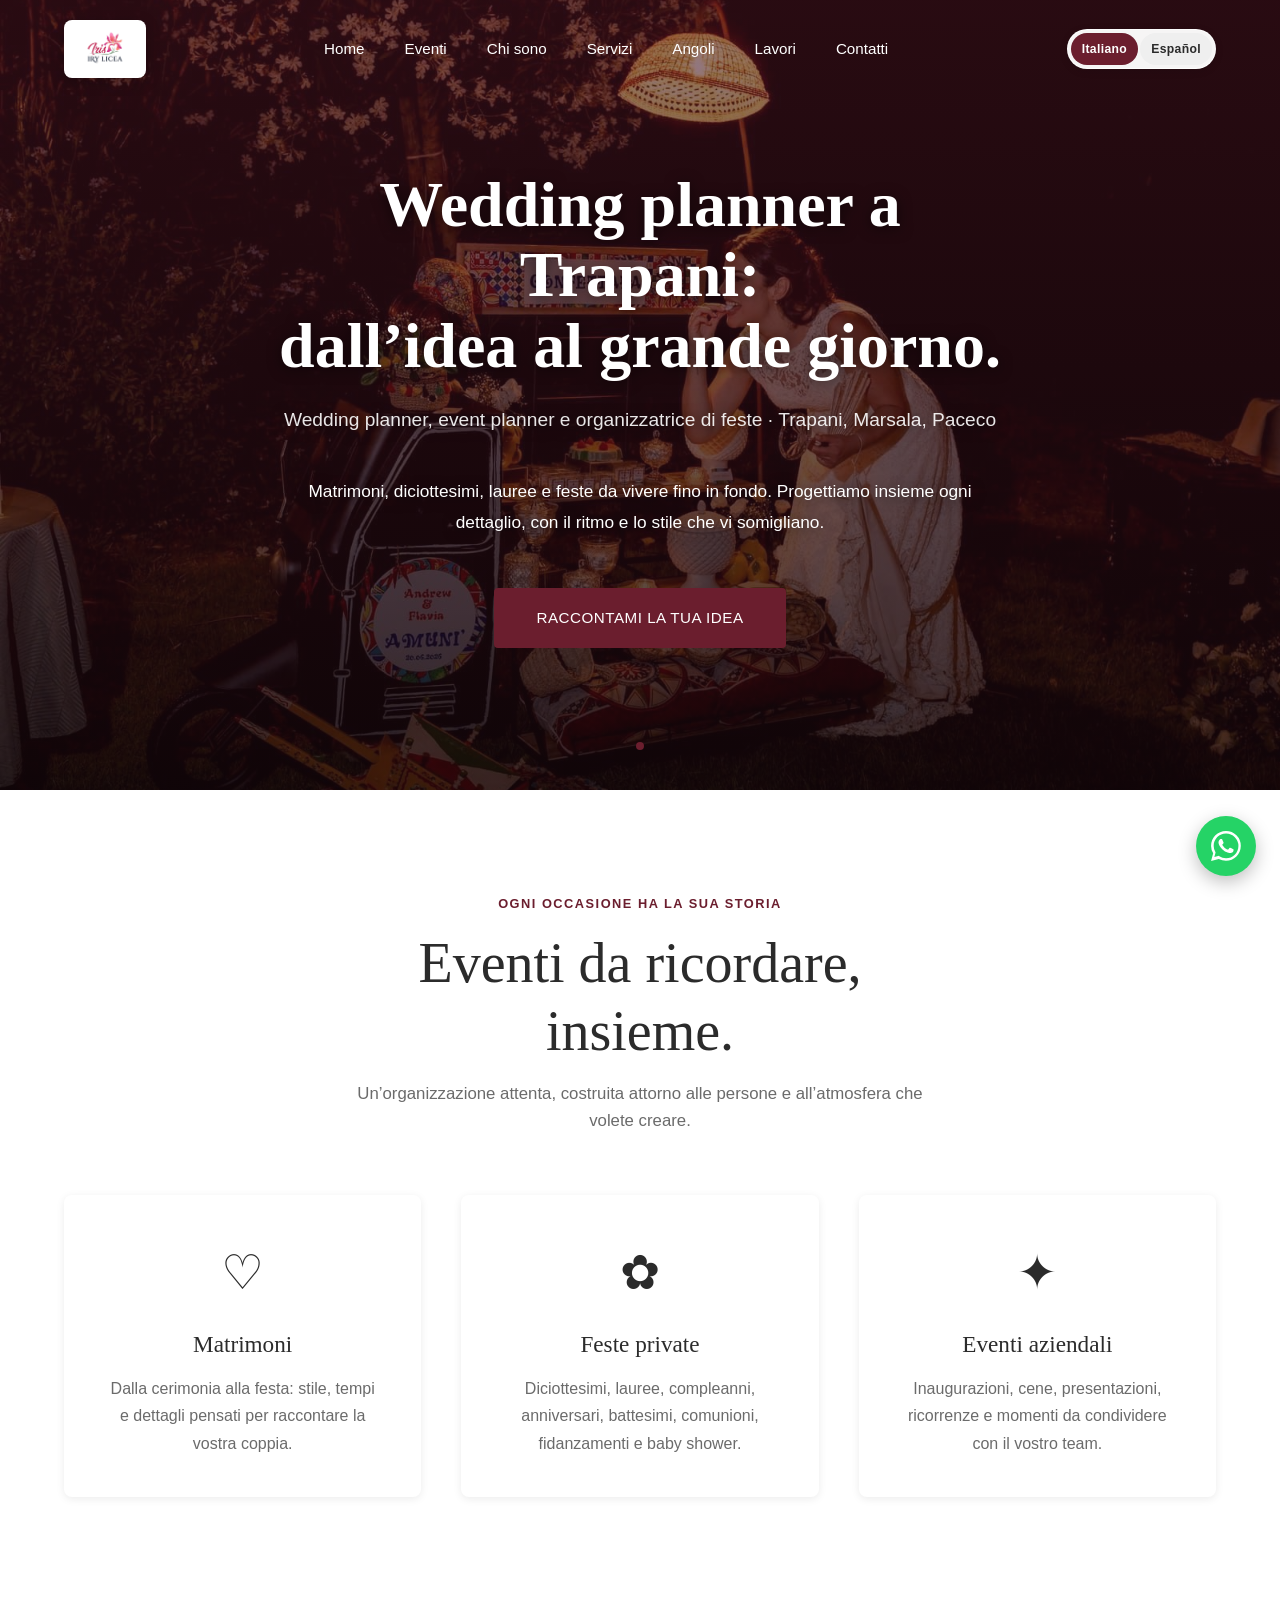
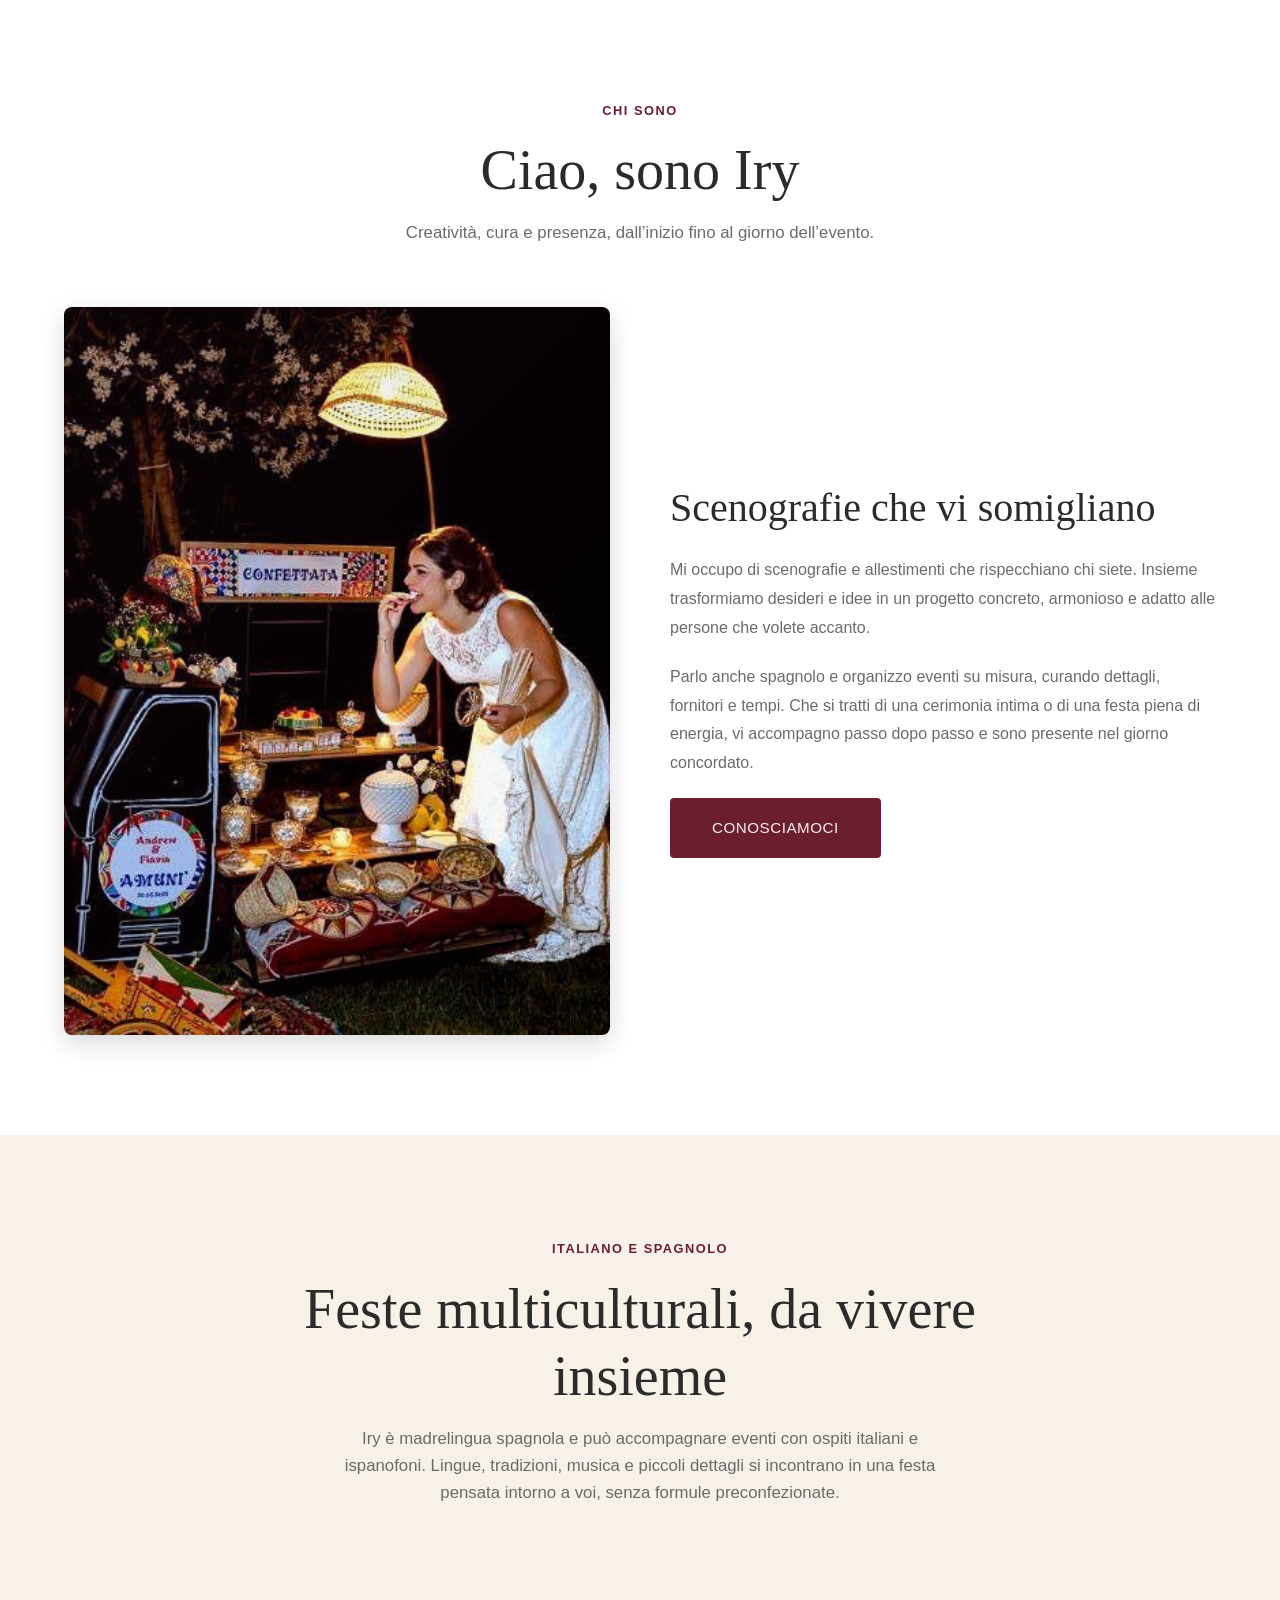
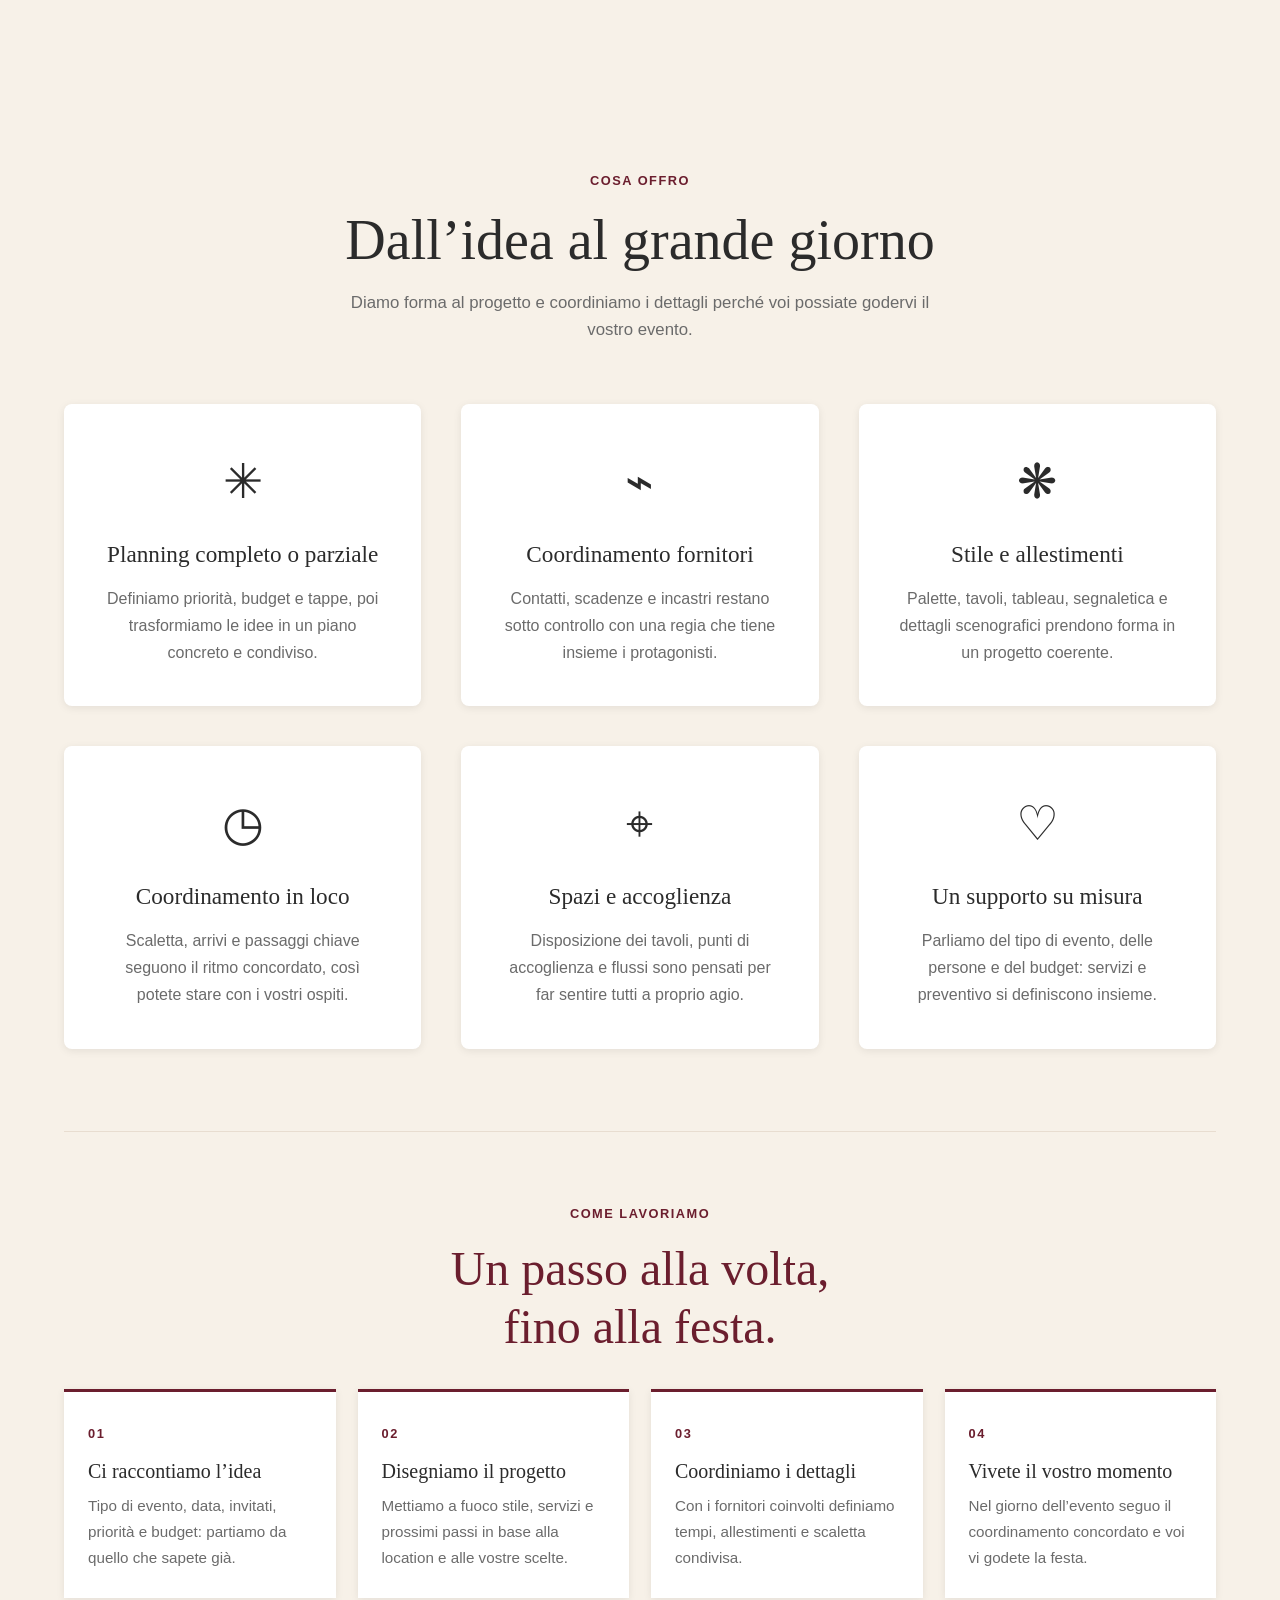
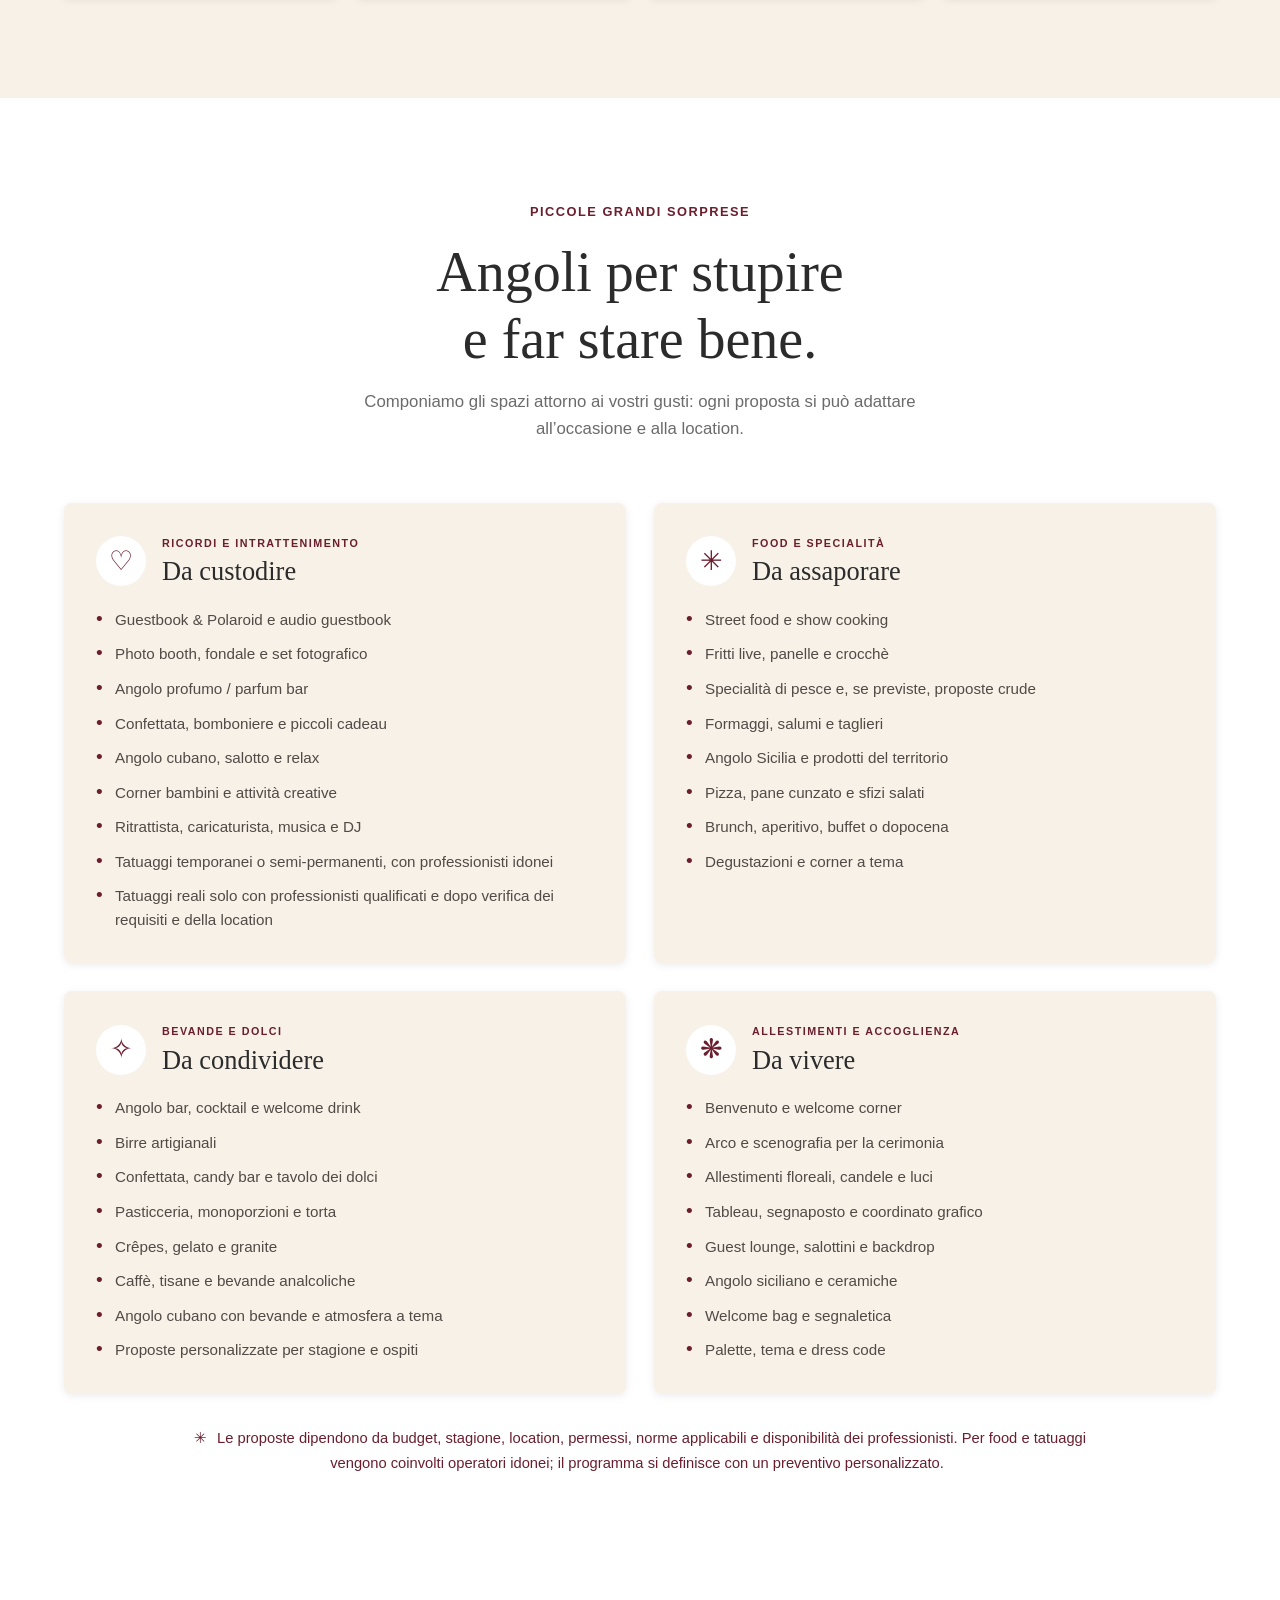
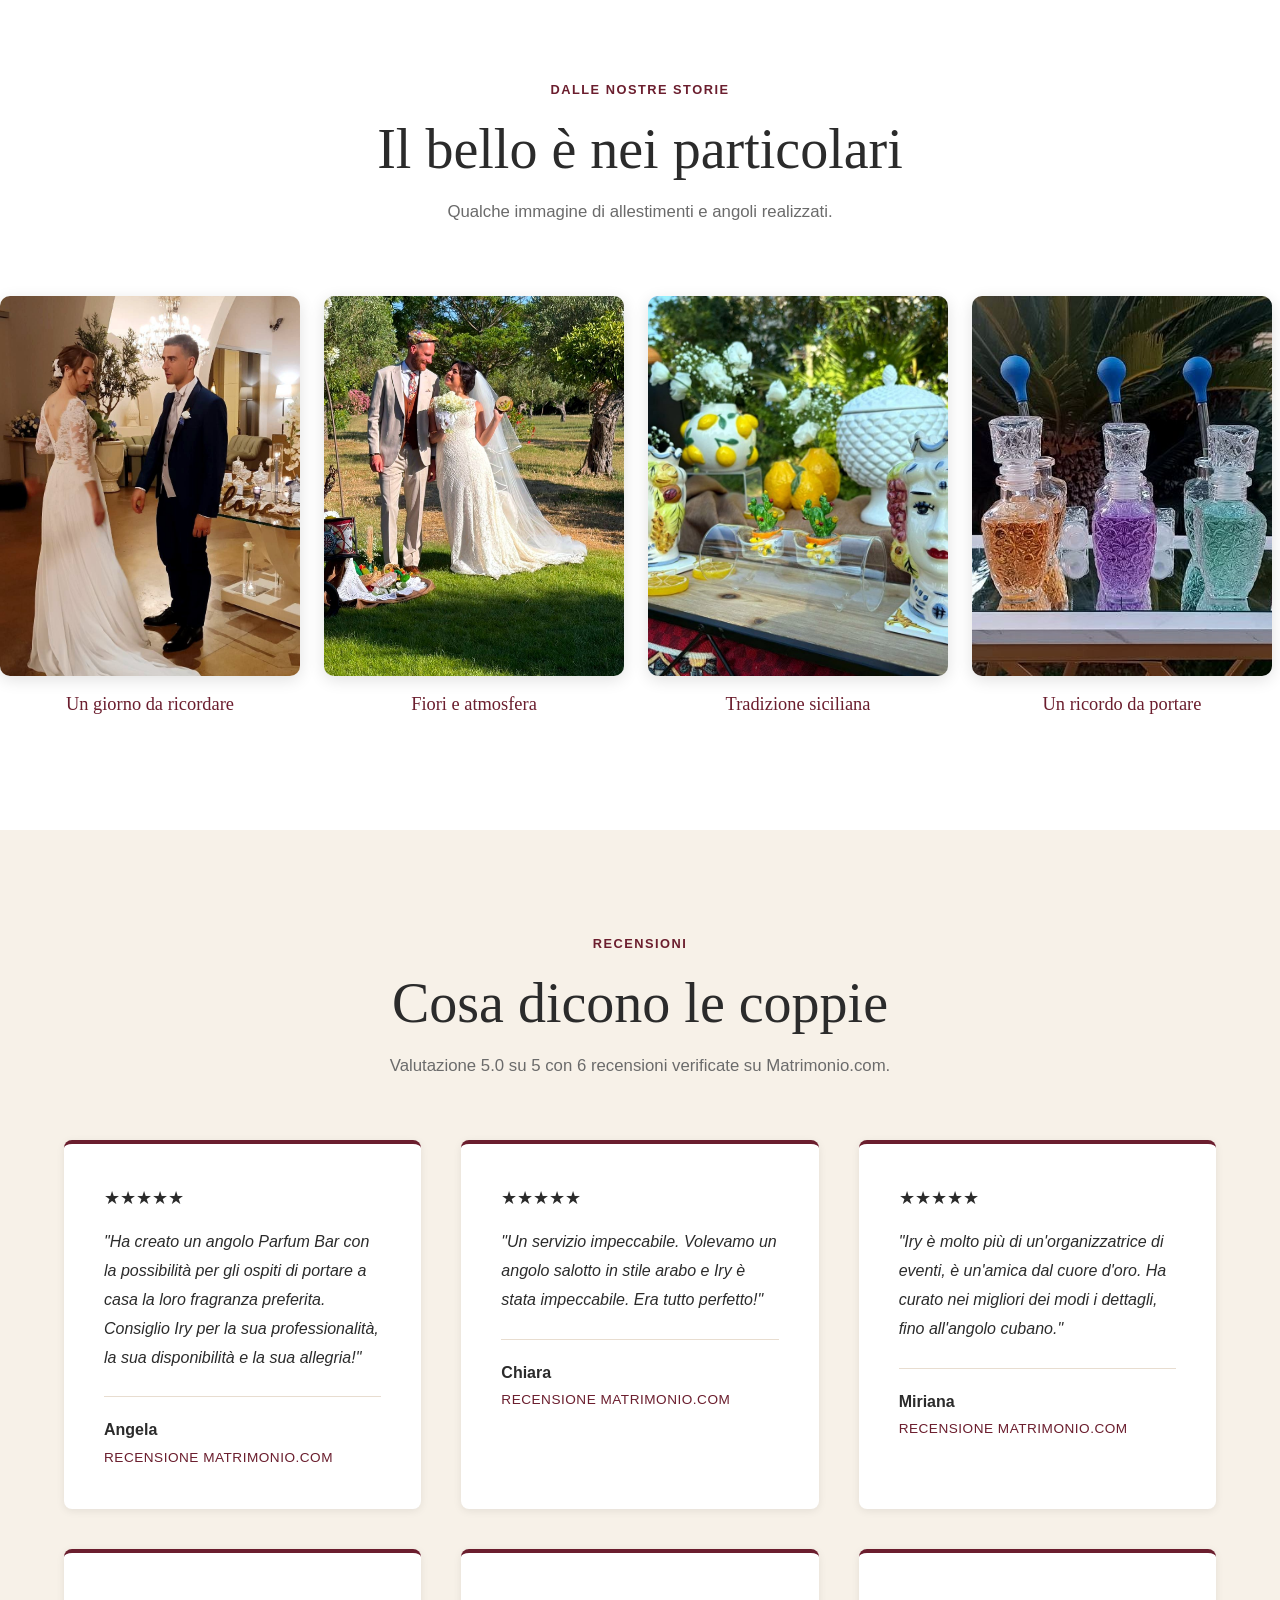
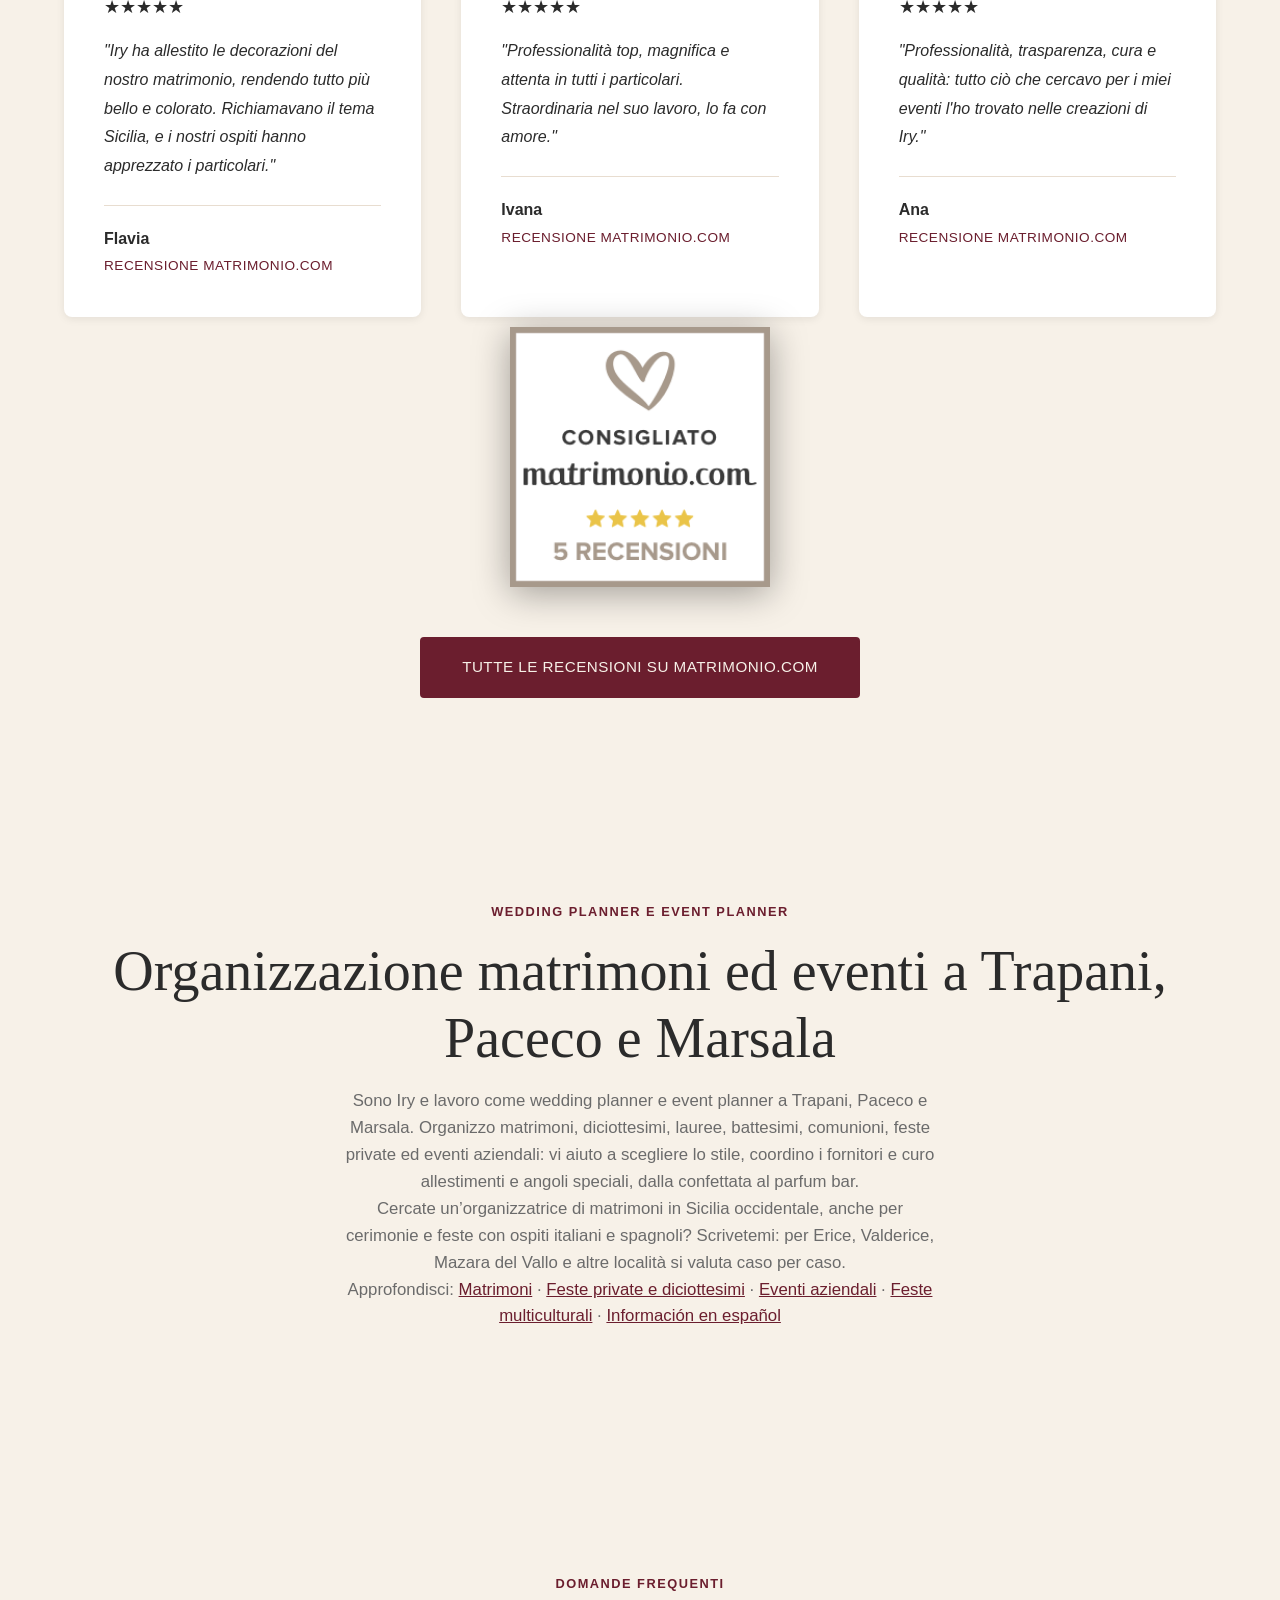
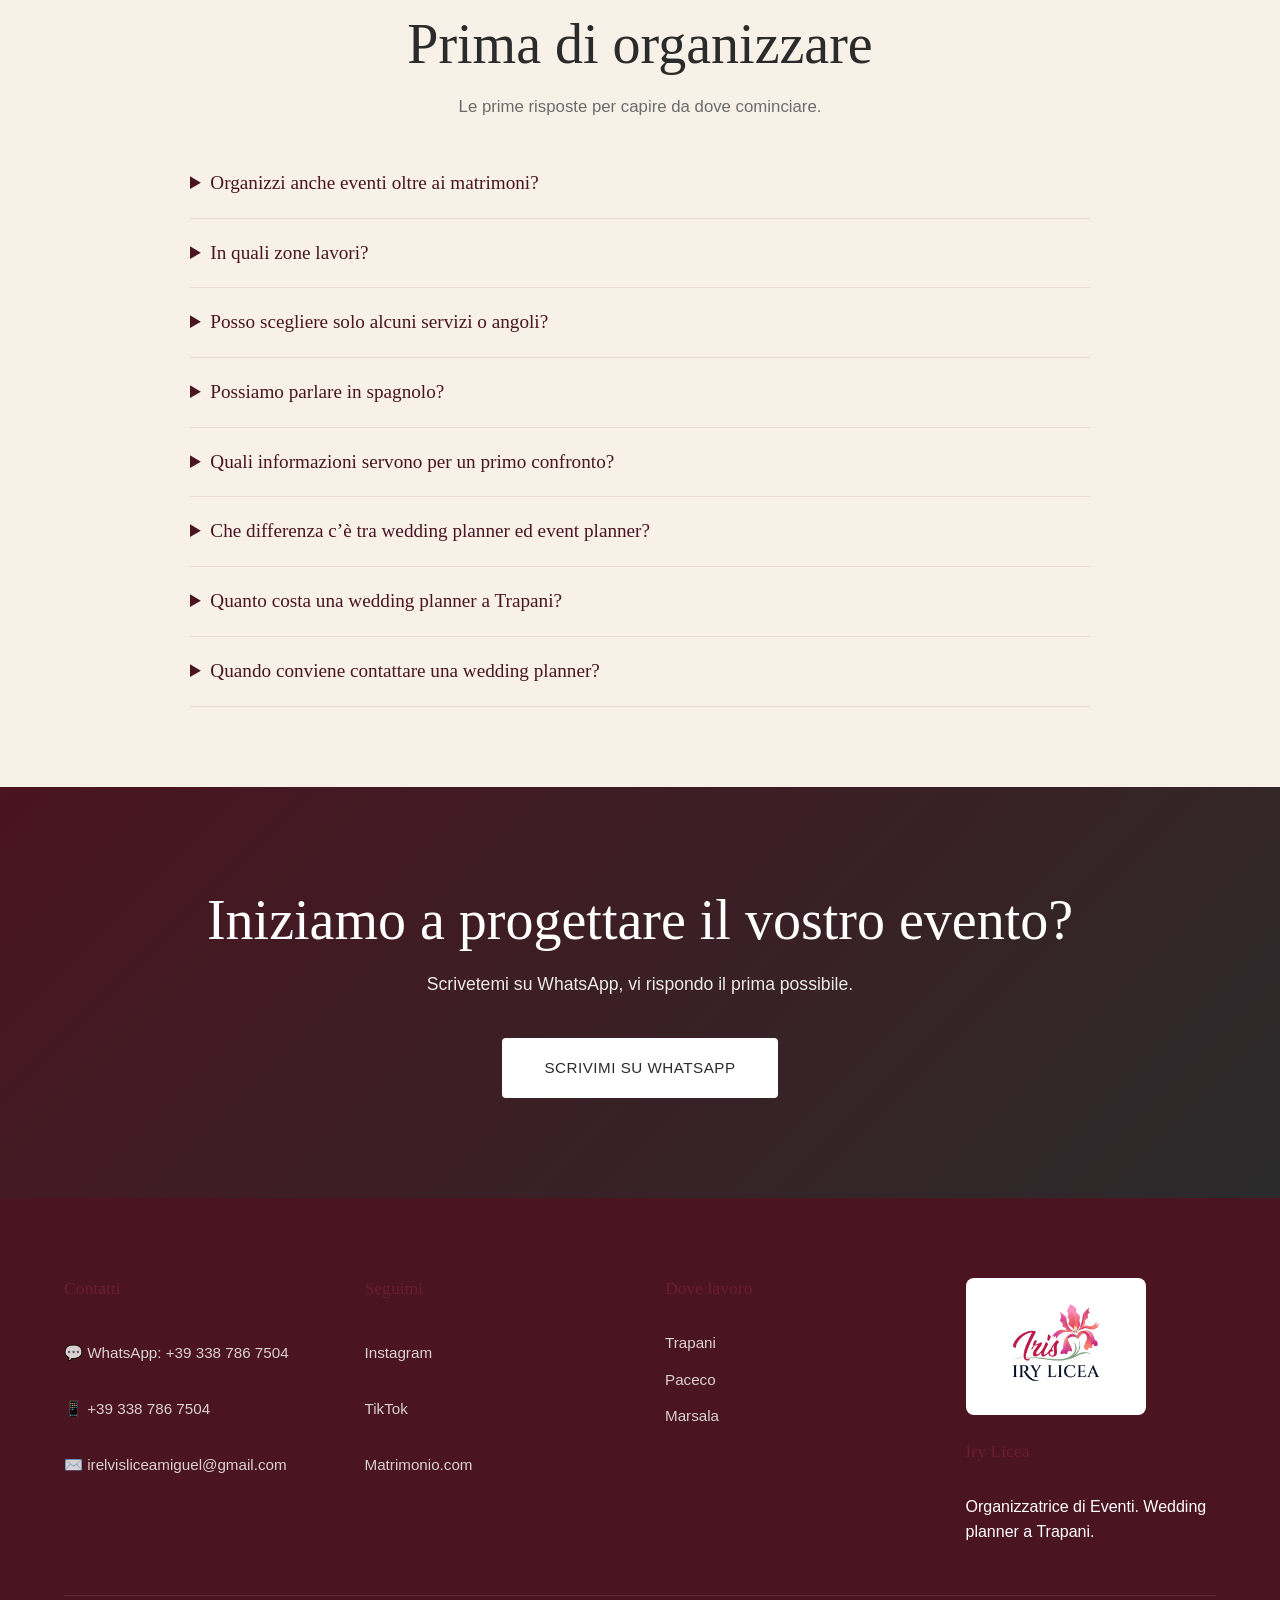
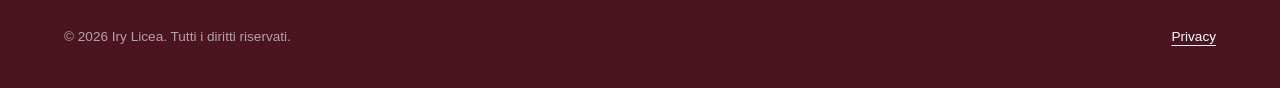
<file: index.html>
<!DOCTYPE html>
<html lang="it">
<head>
  <meta charset="utf-8">
  <title>Wedding Planner a Trapani | Event Planner Iry Licea</title>
  <meta name="viewport" content="width=device-width, initial-scale=1">
  <meta name="theme-color" content="#6B1E2E">
  <meta name="description" content="Wedding planner e event planner a Trapani, Marsala e Paceco: matrimoni, feste private ed eventi su misura, in italiano e spagnolo. Scrivimi su WhatsApp.">
  <meta name="robots" content="index,follow,max-image-preview:large">
  <meta property="og:type" content="website">
  <meta property="og:locale" content="it_IT">
  <meta property="og:locale:alternate" content="es_ES">
  <meta property="og:title" content="Wedding Planner a Trapani | Iry Licea">
  <meta property="og:description" content="Wedding planner e event planner a Trapani, Marsala e Paceco: matrimoni, feste ed eventi curati dall’idea al grande giorno.">
  <meta property="og:url" content="https://iryeventplanner.it/">
  <meta property="og:site_name" content="Iry Licea">
  <meta property="og:image" content="https://iryeventplanner.it/images/hero-confettata-matrimonio.jpg">
  <meta property="og:image:width" content="1600">
  <meta property="og:image:height" content="1067">
  <meta property="og:image:alt" content="Angolo confettata siciliana, uno degli allestimenti curati da Iry Licea">
  <meta name="twitter:card" content="summary_large_image">
  <meta name="twitter:title" content="Wedding Planner a Trapani | Iry Licea">
  <meta name="twitter:description" content="Wedding planner e event planner a Trapani, Marsala e Paceco. Matrimoni, feste ed eventi su misura, in italiano e spagnolo.">
  <meta name="twitter:image" content="https://iryeventplanner.it/images/hero-confettata-matrimonio.jpg">
  <link rel="canonical" href="https://iryeventplanner.it/">
  <link rel="alternate" hreflang="it" href="https://iryeventplanner.it/">
  <link rel="alternate" hreflang="es" href="https://iryeventplanner.it/es/">
  <link rel="alternate" hreflang="x-default" href="https://iryeventplanner.it/">
  <link rel="preload" as="image" href="images/hero-confettata-matrimonio.jpg" fetchpriority="high">
  <link rel="icon" type="image/png" sizes="512x512" href="images/icon-512.png">
  <link rel="icon" type="image/png" sizes="48x48" href="images/favicon-48.png">
  <link rel="apple-touch-icon" href="images/apple-touch-icon.png">
  <link rel="stylesheet" href="assets/style.css">
  <link rel="stylesheet" href="assets/site-enhancements.css">
  <script type="application/ld+json">
{
  "@context": "https://schema.org",
  "@graph": [
    {
      "@type": "WebSite",
      "@id": "https://iryeventplanner.it/#website",
      "url": "https://iryeventplanner.it/",
      "name": "Iry Licea – Wedding Planner a Trapani",
      "inLanguage": "it-IT",
      "publisher": {
        "@id": "https://iryeventplanner.it/#business"
      }
    },
    {
      "@type": [
        "ProfessionalService",
        "LocalBusiness"
      ],
      "@id": "https://iryeventplanner.it/#business",
      "name": "Iry Licea – Wedding Planner e Event Planner",
      "legalName": "Irelvis Licea Miguel",
      "url": "https://iryeventplanner.it/",
      "telephone": "+393387867504",
      "email": "irelvisliceamiguel@gmail.com",
      "description": "Wedding planner e event planner a Trapani, Paceco e Marsala: organizzazione e coordinamento di matrimoni, feste private ed eventi aziendali, in italiano e spagnolo.",
      "areaServed": [
        {
          "@type": "City",
          "name": "Trapani"
        },
        {
          "@type": "City",
          "name": "Paceco"
        },
        {
          "@type": "City",
          "name": "Marsala"
        }
      ],
      "knowsLanguage": [
        "it",
        "es"
      ],
      "logo": "https://iryeventplanner.it/images/logo-iris-organizzatrice-eventi.png",
      "image": [
        "https://iryeventplanner.it/images/iry-licea-organizzatrice-eventi.jpg",
        "https://iryeventplanner.it/images/hero-confettata-matrimonio.jpg"
      ],
      "sameAs": [
        "https://www.instagram.com/iry_irelvis_licea/",
        "https://www.tiktok.com/@iry.licea2",
        "https://www.matrimonio.com/wedding-planner/iry-licea--e446839"
      ],
      "alternateName": [
        "Iry Licea",
        "Iry Event Planner"
      ],
      "address": {
        "@type": "PostalAddress",
        "addressRegion": "TP",
        "addressCountry": "IT"
      },
      "serviceType": [
        "Wedding planner",
        "Event planner",
        "Organizzazione matrimoni",
        "Organizzazione feste private",
        "Organizzazione eventi aziendali",
        "Allestimenti per eventi"
      ],
      "availableLanguage": [
        "it",
        "es"
      ]
    }
  ]
}
  </script>
  
</head>
<body>
  <a class="skip-link" href="#contenuto" data-i18n="skipLink">Vai al contenuto</a>

  <nav class="navbar" id="navbar" aria-label="Navigazione principale">
    <div class="nav-container">
      <a href="#home" class="logo" aria-label="Iry Licea, torna all’inizio" data-i18n-aria="logo"><img class="nav-logo" src="images/logo-iris-organizzatrice-eventi.png" alt="Iry Licea, organizzatrice di eventi" data-i18n-alt="logoAlt" width="1024" height="765"></a>
      <ul class="nav-menu" id="navMenu">
        <li><a href="#home" class="nav-link" data-i18n="navHome">Home</a></li>
        <li><a href="#eventi" class="nav-link" data-i18n="navEvents">Eventi</a></li>
        <li><a href="#about" class="nav-link" data-i18n="navAbout">Chi sono</a></li>
        <li><a href="#services" class="nav-link" data-i18n="navServices">Servizi</a></li>
        <li><a href="#angoli" class="nav-link" data-i18n="navCorners">Angoli</a></li>
        <li><a href="#portfolio" class="nav-link" data-i18n="navPortfolio">Lavori</a></li>
        <li><a href="#contact" class="nav-link" data-i18n="navContact">Contatti</a></li>
      </ul>
      <div class="nav-actions"><div class="language-switch" role="group" aria-label="Seleziona la lingua" data-i18n-aria="languageGroup"><button class="language-option" type="button" lang="it" aria-label="Italiano" aria-pressed="true" data-language-choice="it"><span class="language-full" aria-hidden="true">Italiano</span><span class="language-short" aria-hidden="true">IT</span></button><button class="language-option" type="button" lang="es" aria-label="Español" aria-pressed="false" data-language-choice="es"><span class="language-full" aria-hidden="true">Español</span><span class="language-short" aria-hidden="true">ES</span></button></div><button class="nav-toggle" id="navToggle" type="button" aria-expanded="false" aria-controls="navMenu" aria-label="Apri il menu">
        <span></span><span></span><span></span>
      </button></div>
    </div>
  </nav>

  <main id="contenuto">
    <section class="hero" id="home" aria-labelledby="hero-title">
      <div class="hero-background hero-photo" aria-hidden="true"><div class="hero-overlay"></div></div>
      <div class="hero-content">
        <h1 class="hero-title" id="hero-title" data-i18n="heroTitle">Wedding planner a Trapani:<br>dall’idea al grande giorno.</h1>
        <p class="hero-subtitle" data-i18n="heroSubtitle">Wedding planner, event planner e organizzatrice di feste · Trapani, Marsala, Paceco</p>
        <p class="hero-intro" data-i18n="heroIntro">Matrimoni, diciottesimi, lauree e feste da vivere fino in fondo. Progettiamo insieme ogni dettaglio, con il ritmo e lo stile che vi somigliano.</p>
        <a href="https://wa.me/393387867504?text=Ciao%20Iry%2C%20vorrei%20parlarti%20di%20un%20evento." class="btn btn-primary" target="_blank" rel="noopener noreferrer" data-i18n="heroCta" data-i18n-href="heroWhatsapp">Raccontami la tua idea</a>
      </div>
      <a class="scroll-indicator" href="#eventi" aria-label="Scopri gli eventi" data-i18n-aria="scrollLabel"><span class="scroll-dot"></span></a>
    </section>

    <section class="services event-types" id="eventi" aria-labelledby="events-title">
      <div class="container">
        <div class="section-header">
          <span class="section-badge" data-i18n="eventsBadge">Ogni occasione ha la sua storia</span>
          <h2 id="events-title" data-i18n="eventsTitle">Eventi da ricordare,<br>insieme.</h2>
          <p data-i18n="eventsIntro">Un’organizzazione attenta, costruita attorno alle persone e all’atmosfera che volete creare.</p>
        </div>
        <div class="services-grid">
          <article class="service-card"><span class="service-icon" aria-hidden="true">♡</span><h3 data-i18n="eventCard1Title">Matrimoni</h3><p data-i18n="eventCard1Text">Dalla cerimonia alla festa: stile, tempi e dettagli pensati per raccontare la vostra coppia.</p></article>
          <article class="service-card"><span class="service-icon" aria-hidden="true">✿</span><h3 data-i18n="eventCard2Title">Feste private</h3><p data-i18n="eventCard2Text">Diciottesimi, lauree, compleanni, anniversari, battesimi, comunioni, fidanzamenti e baby shower.</p></article>
          <article class="service-card"><span class="service-icon" aria-hidden="true">✦</span><h3 data-i18n="eventCard3Title">Eventi aziendali</h3><p data-i18n="eventCard3Text">Inaugurazioni, cene, presentazioni, ricorrenze e momenti da condividere con il vostro team.</p></article>
        </div>
      </div>
    </section>

    <section class="about" id="about" aria-labelledby="about-title">
      <div class="container">
        <div class="section-header">
          <span class="section-badge" data-i18n="aboutBadge">Chi sono</span>
          <h2 id="about-title" data-i18n="aboutTitle">Ciao, sono Iry</h2>
          <p data-i18n="aboutIntro">Creatività, cura e presenza, dall’inizio fino al giorno dell’evento.</p>
        </div>
        <div class="about-grid">
          <div class="about-image"><img src="images/iry-licea-organizzatrice-eventi.jpg" alt="Iry Licea al lavoro durante un allestimento" data-i18n-alt="aboutImageAlt" loading="lazy" decoding="async" width="800" height="534"></div>
          <div class="about-content">
            <h3 data-i18n="aboutHeading">Scenografie che vi somigliano</h3>
            <p data-i18n="aboutText1">Mi occupo di scenografie e allestimenti che rispecchiano chi siete. Insieme trasformiamo desideri e idee in un progetto concreto, armonioso e adatto alle persone che volete accanto.</p>
            <p data-i18n="aboutText2">Parlo anche spagnolo e organizzo eventi su misura, curando dettagli, fornitori e tempi. Che si tratti di una cerimonia intima o di una festa piena di energia, vi accompagno passo dopo passo e sono presente nel giorno concordato.</p>
            <a class="btn btn-primary" href="#contact" data-i18n="aboutCta">Conosciamoci</a>
          </div>
        </div>
      </div>
    </section>

    <section class="services multicultural-section" id="multiculturali" aria-labelledby="multicultural-title">
      <div class="container">
        <div class="section-header">
          <span class="section-badge" data-i18n="multiculturalBadge">Italiano e spagnolo</span>
          <h2 id="multicultural-title" data-i18n="multiculturalTitle">Feste multiculturali, da vivere insieme</h2>
          <p data-i18n="multiculturalText">Iry è madrelingua spagnola e può accompagnare eventi con ospiti italiani e ispanofoni. Lingue, tradizioni, musica e piccoli dettagli si incontrano in una festa pensata intorno a voi, senza formule preconfezionate.</p>
        </div>
      </div>
    </section>

    <section class="services" id="services" aria-labelledby="services-title">
      <div class="container">
        <div class="section-header">
          <span class="section-badge" data-i18n="servicesBadge">Cosa offro</span>
          <h2 id="services-title" data-i18n="servicesTitle">Dall’idea al grande giorno</h2>
          <p data-i18n="servicesIntro">Diamo forma al progetto e coordiniamo i dettagli perché voi possiate godervi il vostro evento.</p>
        </div>
        <div class="services-grid">
          <article class="service-card"><span class="service-icon" aria-hidden="true">✳</span><h3 data-i18n="service1Title">Planning completo o parziale</h3><p data-i18n="service1Text">Definiamo priorità, budget e tappe, poi trasformiamo le idee in un piano concreto e condiviso.</p></article>
          <article class="service-card"><span class="service-icon" aria-hidden="true">⌁</span><h3 data-i18n="service2Title">Coordinamento fornitori</h3><p data-i18n="service2Text">Contatti, scadenze e incastri restano sotto controllo con una regia che tiene insieme i protagonisti.</p></article>
          <article class="service-card"><span class="service-icon" aria-hidden="true">❋</span><h3 data-i18n="service3Title">Stile e allestimenti</h3><p data-i18n="service3Text">Palette, tavoli, tableau, segnaletica e dettagli scenografici prendono forma in un progetto coerente.</p></article>
          <article class="service-card"><span class="service-icon" aria-hidden="true">◷</span><h3 data-i18n="service4Title">Coordinamento in loco</h3><p data-i18n="service4Text">Scaletta, arrivi e passaggi chiave seguono il ritmo concordato, così potete stare con i vostri ospiti.</p></article>
          <article class="service-card"><span class="service-icon" aria-hidden="true">⌖</span><h3 data-i18n="service5Title">Spazi e accoglienza</h3><p data-i18n="service5Text">Disposizione dei tavoli, punti di accoglienza e flussi sono pensati per far sentire tutti a proprio agio.</p></article>
          <article class="service-card"><span class="service-icon" aria-hidden="true">♡</span><h3 data-i18n="service6Title">Un supporto su misura</h3><p data-i18n="service6Text">Parliamo del tipo di evento, delle persone e del budget: servizi e preventivo si definiscono insieme.</p></article>
        </div>
        <div class="journey-block" aria-labelledby="journey-title">
          <div class="section-header journey-heading"><span class="section-badge" data-i18n="journeyBadge">Come lavoriamo</span><h3 id="journey-title" data-i18n="journeyTitle">Un passo alla volta,<br>fino alla festa.</h3></div>
          <ol class="journey-grid">
            <li class="journey-step"><span>01</span><h4 data-i18n="journey1Title">Ci raccontiamo l’idea</h4><p data-i18n="journey1Text">Tipo di evento, data, invitati, priorità e budget: partiamo da quello che sapete già.</p></li>
            <li class="journey-step"><span>02</span><h4 data-i18n="journey2Title">Disegniamo il progetto</h4><p data-i18n="journey2Text">Mettiamo a fuoco stile, servizi e prossimi passi in base alla location e alle vostre scelte.</p></li>
            <li class="journey-step"><span>03</span><h4 data-i18n="journey3Title">Coordiniamo i dettagli</h4><p data-i18n="journey3Text">Con i fornitori coinvolti definiamo tempi, allestimenti e scaletta condivisa.</p></li>
            <li class="journey-step"><span>04</span><h4 data-i18n="journey4Title">Vivete il vostro momento</h4><p data-i18n="journey4Text">Nel giorno dell’evento seguo il coordinamento concordato e voi vi godete la festa.</p></li>
          </ol>
        </div>
      </div>
    </section>

    <section class="services angoli-section" id="angoli" aria-labelledby="corners-title">
      <div class="container">
        <div class="section-header">
          <span class="section-badge" data-i18n="cornersBadge">Piccole grandi sorprese</span>
          <h2 id="corners-title" data-i18n="cornersTitle">Angoli per stupire<br>e far stare bene.</h2>
          <p data-i18n="cornersIntro">Componiamo gli spazi attorno ai vostri gusti: ogni proposta si può adattare all’occasione e alla location.</p>
        </div>
        <div class="corner-grid">
          <article class="corner-card"><div class="corner-title"><span aria-hidden="true">♡</span><div><p class="section-badge" data-i18n="cornerCategory1">Ricordi e intrattenimento</p><h3 data-i18n="cornerTitle1">Da custodire</h3></div></div><ul>
            <li data-i18n="cornerItem1">Guestbook & Polaroid e audio guestbook</li><li data-i18n="cornerItem2">Photo booth, fondale e set fotografico</li><li data-i18n="cornerItem3">Angolo profumo / parfum bar</li><li data-i18n="cornerItem4">Confettata, bomboniere e piccoli cadeau</li><li data-i18n="cornerItem5">Angolo cubano, salotto e relax</li><li data-i18n="cornerItem6">Corner bambini e attività creative</li><li data-i18n="cornerItem7">Ritrattista, caricaturista, musica e DJ</li><li data-i18n="cornerItem8">Tatuaggi temporanei o semi-permanenti, con professionisti idonei</li><li data-i18n="cornerItem9">Tatuaggi reali solo con professionisti qualificati e dopo verifica dei requisiti e della location</li>
          </ul></article>
          <article class="corner-card"><div class="corner-title"><span aria-hidden="true">✳</span><div><p class="section-badge" data-i18n="cornerCategory2">Food e specialità</p><h3 data-i18n="cornerTitle2">Da assaporare</h3></div></div><ul>
            <li data-i18n="cornerItem10">Street food e show cooking</li><li data-i18n="cornerItem11">Fritti live, panelle e crocchè</li><li data-i18n="cornerItem12">Specialità di pesce e, se previste, proposte crude</li><li data-i18n="cornerItem13">Formaggi, salumi e taglieri</li><li data-i18n="cornerItem14">Angolo Sicilia e prodotti del territorio</li><li data-i18n="cornerItem15">Pizza, pane cunzato e sfizi salati</li><li data-i18n="cornerItem16">Brunch, aperitivo, buffet o dopocena</li><li data-i18n="cornerItem17">Degustazioni e corner a tema</li>
          </ul></article>
          <article class="corner-card"><div class="corner-title"><span aria-hidden="true">✧</span><div><p class="section-badge" data-i18n="cornerCategory3">Bevande e dolci</p><h3 data-i18n="cornerTitle3">Da condividere</h3></div></div><ul>
            <li data-i18n="cornerItem18">Angolo bar, cocktail e welcome drink</li><li data-i18n="cornerItem19">Birre artigianali</li><li data-i18n="cornerItem20">Confettata, candy bar e tavolo dei dolci</li><li data-i18n="cornerItem21">Pasticceria, monoporzioni e torta</li><li data-i18n="cornerItem22">Crêpes, gelato e granite</li><li data-i18n="cornerItem23">Caffè, tisane e bevande analcoliche</li><li data-i18n="cornerItem24">Angolo cubano con bevande e atmosfera a tema</li><li data-i18n="cornerItem25">Proposte personalizzate per stagione e ospiti</li>
          </ul></article>
          <article class="corner-card"><div class="corner-title"><span aria-hidden="true">❋</span><div><p class="section-badge" data-i18n="cornerCategory4">Allestimenti e accoglienza</p><h3 data-i18n="cornerTitle4">Da vivere</h3></div></div><ul>
            <li data-i18n="cornerItem26">Benvenuto e welcome corner</li><li data-i18n="cornerItem27">Arco e scenografia per la cerimonia</li><li data-i18n="cornerItem28">Allestimenti floreali, candele e luci</li><li data-i18n="cornerItem29">Tableau, segnaposto e coordinato grafico</li><li data-i18n="cornerItem30">Guest lounge, salottini e backdrop</li><li data-i18n="cornerItem31">Angolo siciliano e ceramiche</li><li data-i18n="cornerItem32">Welcome bag e segnaletica</li><li data-i18n="cornerItem33">Palette, tema e dress code</li>
          </ul></article>
        </div>
        <p class="availability-note"><span aria-hidden="true">✳</span> <span data-i18n="availabilityNote">Le proposte dipendono da budget, stagione, location, permessi, norme applicabili e disponibilità dei professionisti. Per food e tatuaggi vengono coinvolti operatori idonei; il programma si definisce con un preventivo personalizzato.</span></p>
      </div>
    </section>

    <section class="portfolio" id="portfolio" aria-labelledby="portfolio-title">
      <div class="container">
        <div class="section-header">
          <span class="section-badge" data-i18n="portfolioBadge">Dalle nostre storie</span>
          <h2 id="portfolio-title" data-i18n="portfolioTitle">Il bello è nei particolari</h2>
          <p data-i18n="portfolioIntro">Qualche immagine di allestimenti e angoli realizzati.</p>
        </div>
      </div>
      <div class="marquee" aria-label="Galleria di allestimenti ed eventi" data-i18n-aria="galleryLabel">
        <div class="marquee-track">
          <figure class="marquee-item"><img src="images/sposi-matrimonio-allestimento-iry-licea.jpg" alt="Allestimento matrimonio curato da Iry Licea, wedding planner a Trapani" data-i18n-alt="galleryAlt1" width="900" height="2000" loading="lazy" decoding="async"><figcaption data-i18n="galleryCaption1">Un giorno da ricordare</figcaption></figure>
          <figure class="marquee-item"><img src="images/sposi-giardino-allestimento-floreale.jpg" alt="Allestimento floreale per matrimonio in giardino, wedding planner Trapani" data-i18n-alt="galleryAlt2" width="1170" height="1537" loading="lazy" decoding="async"><figcaption data-i18n="galleryCaption2">Fiori e atmosfera</figcaption></figure>
          <figure class="marquee-item"><img src="images/confettata-siciliana-teste-di-moro.jpg" alt="Confettata siciliana con teste di moro per matrimonio" data-i18n-alt="galleryAlt3" width="1200" height="900" loading="lazy" decoding="async"><figcaption data-i18n="galleryCaption3">Tradizione siciliana</figcaption></figure>
          <figure class="marquee-item"><img src="images/angolo-profumo-matrimonio.jpg" alt="Angolo parfum bar per matrimonio, idea di Iry Licea event planner" data-i18n-alt="galleryAlt4" width="1200" height="540" loading="lazy" decoding="async"><figcaption data-i18n="galleryCaption4">Un ricordo da portare</figcaption></figure>
          <figure class="marquee-item"><img src="images/sposa-angolo-siciliano-matrimonio.jpg" alt="Sposa accanto a un angolo siciliano allestito per il matrimonio" data-i18n-alt="galleryAlt5" width="720" height="1600" loading="lazy" decoding="async"><figcaption data-i18n="galleryCaption5">Un tocco locale</figcaption></figure>
          <figure class="marquee-item" aria-hidden="true"><img src="images/sposi-matrimonio-allestimento-iry-licea.jpg" alt="" width="900" height="2000" loading="lazy" decoding="async"><figcaption data-i18n="galleryCaption1">Un giorno da ricordare</figcaption></figure>
          <figure class="marquee-item" aria-hidden="true"><img src="images/sposi-giardino-allestimento-floreale.jpg" alt="" width="1170" height="1537" loading="lazy" decoding="async"><figcaption data-i18n="galleryCaption2">Fiori e atmosfera</figcaption></figure>
          <figure class="marquee-item" aria-hidden="true"><img src="images/confettata-siciliana-teste-di-moro.jpg" alt="" width="1200" height="900" loading="lazy" decoding="async"><figcaption data-i18n="galleryCaption3">Tradizione siciliana</figcaption></figure>
          <figure class="marquee-item" aria-hidden="true"><img src="images/angolo-profumo-matrimonio.jpg" alt="" width="1200" height="540" loading="lazy" decoding="async"><figcaption data-i18n="galleryCaption4">Un ricordo da portare</figcaption></figure>
          <figure class="marquee-item" aria-hidden="true"><img src="images/sposa-angolo-siciliano-matrimonio.jpg" alt="" width="720" height="1600" loading="lazy" decoding="async"><figcaption data-i18n="galleryCaption5">Un tocco locale</figcaption></figure>
        </div>
      </div>
    </section>

    <section class="testimonials" id="reviews">
        <div class="container">
            <div class="section-header">
                <span class="section-badge" data-i18n="reviewsBadge">Recensioni</span>
                <h2 data-i18n="reviewsTitle">Cosa dicono le coppie</h2>
                <p data-i18n="reviewsIntro">Valutazione 5.0 su 5 con 6 recensioni verificate su Matrimonio.com.</p>
            </div>

            <div class="testimonials-grid">
                <div class="testimonial-card">
                    <div class="stars">★★★★★</div>
                    <p class="testimonial-text">"Ha creato un angolo Parfum Bar con la possibilità per gli ospiti di portare a casa la loro fragranza preferita. Consiglio Iry per la sua professionalità, la sua disponibilità e la sua allegria!"</p>
                    <div class="testimonial-author"><strong>Angela</strong><span data-i18n="reviewSource">Recensione Matrimonio.com</span></div>
                </div>
                <div class="testimonial-card">
                    <div class="stars">★★★★★</div>
                    <p class="testimonial-text">"Un servizio impeccabile. Volevamo un angolo salotto in stile arabo e Iry è stata impeccabile. Era tutto perfetto!"</p>
                    <div class="testimonial-author"><strong>Chiara</strong><span data-i18n="reviewSource">Recensione Matrimonio.com</span></div>
                </div>
                <div class="testimonial-card">
                    <div class="stars">★★★★★</div>
                    <p class="testimonial-text">"Iry è molto più di un'organizzatrice di eventi, è un'amica dal cuore d'oro. Ha curato nei migliori dei modi i dettagli, fino all'angolo cubano."</p>
                    <div class="testimonial-author"><strong>Miriana</strong><span data-i18n="reviewSource">Recensione Matrimonio.com</span></div>
                </div>
                <div class="testimonial-card">
                    <div class="stars">★★★★★</div>
                    <p class="testimonial-text">"Iry ha allestito le decorazioni del nostro matrimonio, rendendo tutto più bello e colorato. Richiamavano il tema Sicilia, e i nostri ospiti hanno apprezzato i particolari."</p>
                    <div class="testimonial-author"><strong>Flavia</strong><span data-i18n="reviewSource">Recensione Matrimonio.com</span></div>
                </div>
                <div class="testimonial-card">
                    <div class="stars">★★★★★</div>
                    <p class="testimonial-text">"Professionalità top, magnifica e attenta in tutti i particolari. Straordinaria nel suo lavoro, lo fa con amore."</p>
                    <div class="testimonial-author"><strong>Ivana</strong><span data-i18n="reviewSource">Recensione Matrimonio.com</span></div>
                </div>
                <div class="testimonial-card">
                    <div class="stars">★★★★★</div>
                    <p class="testimonial-text">"Professionalità, trasparenza, cura e qualità: tutto ciò che cercavo per i miei eventi l'ho trovato nelle creazioni di Iry."</p>
                    <div class="testimonial-author"><strong>Ana</strong><span data-i18n="reviewSource">Recensione Matrimonio.com</span></div>
                </div>
            </div>

            <div class="badge-matrimonio">
                <a href="https://www.matrimonio.com/wedding-planner/iry-licea--e446839" target="_blank" rel="noopener">
                    <img src="images/bollino-consigliato-matrimonio-com.png" alt="Consigliato Matrimonio.com" data-i18n-alt="reviewBadgeAlt" width="250" height="250">
                </a>
            </div>

            <div class="reviews-cta">
                <a href="https://www.matrimonio.com/wedding-planner/iry-licea--e446839" class="btn btn-primary" target="_blank" rel="noopener" data-i18n="reviewsCta">Tutte le recensioni su Matrimonio.com</a>
            </div>
        </div>
    </section>

<section class="services local-intro" id="trapani" aria-labelledby="local-title">
      <div class="container">
        <div class="section-header">
          <span class="section-badge">Wedding planner e event planner</span>
          <h2 id="local-title">Organizzazione matrimoni ed eventi a Trapani, Paceco e Marsala</h2>
          <p>Sono Iry e lavoro come wedding planner e event planner a Trapani, Paceco e Marsala. Organizzo matrimoni, diciottesimi, lauree, battesimi, comunioni, feste private ed eventi aziendali: vi aiuto a scegliere lo stile, coordino i fornitori e curo allestimenti e angoli speciali, dalla confettata al parfum bar.</p>
          <p>Cercate un’organizzatrice di matrimoni in Sicilia occidentale, anche per cerimonie e feste con ospiti italiani e spagnoli? Scrivetemi: per Erice, Valderice, Mazara del Vallo e altre località si valuta caso per caso.</p>
          <p class="related-links">Approfondisci: <a href="matrimoni-trapani.html">Matrimoni</a> · <a href="feste-diciottesimi-trapani.html">Feste private e diciottesimi</a> · <a href="eventi-aziendali-trapani.html">Eventi aziendali</a> · <a href="feste-multiculturali-trapani.html">Feste multiculturali</a> · <a href="es/index.html" hreflang="es" lang="es">Información en español</a></p>
        </div>
      </div>
    </section>

<section class="home-faq" id="domande-frequenti" aria-labelledby="faq-title">
      <div class="container">
        <div class="section-header">
          <span class="section-badge" data-i18n="faqBadge">Domande frequenti</span>
          <h2 id="faq-title" data-i18n="faqTitle">Prima di organizzare</h2>
          <p data-i18n="faqIntro">Le prime risposte per capire da dove cominciare.</p>
        </div>
        <div class="faq-list">
          <details><summary data-i18n="faq1Q">Organizzi anche eventi oltre ai matrimoni?</summary><p data-i18n="faq1A">Sì: feste private, diciottesimi, lauree, compleanni, ricorrenze ed eventi aziendali.</p></details>
          <details><summary data-i18n="faq2Q">In quali zone lavori?</summary><p data-i18n="faq2A">Trapani, Paceco, Marsala e dintorni. Per altre località, disponibilità e spostamenti si valutano in base all’evento.</p></details>
          <details><summary data-i18n="faq3Q">Posso scegliere solo alcuni servizi o angoli?</summary><p data-i18n="faq3A">Sì. Si può chiedere un aiuto mirato oppure un coordinamento più completo; fornitori e disponibilità vengono concordati per ogni occasione.</p></details>
          <details><summary data-i18n="faq4Q">Possiamo parlare in spagnolo?</summary><p data-i18n="faq4A">Sì. Iry è madrelingua spagnola e può seguire la comunicazione in italiano o in spagnolo.</p></details>
          <details><summary data-i18n="faq5Q">Quali informazioni servono per un primo confronto?</summary><p data-i18n="faq5A">Bastano l’occasione, la data o il periodo, la località e un’idea del numero di invitati. Potrai aggiungere gli altri dettagli parlando con Iry.</p></details>
          <details><summary>Che differenza c’è tra wedding planner ed event planner?</summary><p>La wedding planner si occupa in modo specifico dei matrimoni, dalla cerimonia al ricevimento; l’event planner organizza anche altre occasioni, come feste private, lauree, compleanni ed eventi aziendali. Iry segue entrambi.</p></details><details><summary>Quanto costa una wedding planner a Trapani?</summary><p>Dipende dal tipo di evento, dal numero di invitati, dalla location e dai servizi scelti: planning completo, parziale o solo coordinamento nel giorno dell’evento. Dopo un primo confronto ricevi un preventivo personalizzato.</p></details><details><summary>Quando conviene contattare una wedding planner?</summary><p>Il prima possibile dopo aver fissato la data o scelto la location, soprattutto per le date più richieste in primavera e in estate.</p></details>
        </div>
      </div>
    </section>

        <section class="cta-section">
        <div class="container">
            <h2 data-i18n="ctaTitle">Iniziamo a progettare il vostro evento?</h2>
            <p data-i18n="ctaIntro">Scrivetemi su WhatsApp, vi rispondo il prima possibile.</p>
            <a href="https://wa.me/393387867504?text=Salve%2C%20vorrei%20informazioni%20per%20organizzare%20un%20evento." class="btn btn-light" target="_blank" rel="noopener" data-i18n="ctaButton" data-i18n-href="ctaWhatsapp">Scrivimi su WhatsApp</a>
        </div>
    </section>

    <footer class="footer" id="contact">
        <div class="container">
            <div class="footer-grid">
                <div class="footer-col">
                    <h4 data-i18n="footerContact">Contatti</h4>
                    <a href="https://wa.me/393387867504" target="_blank" rel="noopener">💬 WhatsApp: +39 338 786 7504</a>
                    <a href="tel:+393387867504">📱 +39 338 786 7504</a>
                    <a href="mailto:irelvisliceamiguel@gmail.com">✉️ irelvisliceamiguel@gmail.com</a>
                </div>

                <div class="footer-col">
                    <h4 data-i18n="footerFollow">Seguimi</h4>
                    <a href="https://www.instagram.com/iry_irelvis_licea/" target="_blank" rel="noopener">Instagram</a>
                    <a href="https://www.tiktok.com/@iry.licea2" target="_blank" rel="noopener">TikTok</a>
                    <a href="https://www.matrimonio.com/wedding-planner/iry-licea--e446839" target="_blank" rel="noopener">Matrimonio.com</a>
                </div>

                <div class="footer-col">
                    <h4 data-i18n="footerAreas">Dove lavoro</h4>
                    <span data-i18n="areaTrapani">Trapani</span>
                    <span data-i18n="areaPaceco">Paceco</span>
                    <span data-i18n="areaMarsala">Marsala</span>
                </div>

                <div class="footer-col">
                    <img class="footer-logo" src="images/logo-iris-organizzatrice-eventi.png" alt="Iris — Organizzatrice d'Eventi" data-i18n-alt="footerLogoAlt" width="1024" height="765" loading="lazy">
                    <h4>Iry Licea</h4>
                    <p data-i18n="footerBio">Organizzatrice di Eventi. Wedding planner a Trapani.</p>
                </div>
            </div>

            <div class="footer-bottom">
                <span data-i18n="copyright">&copy; 2026 Iry Licea. Tutti i diritti riservati.</span>
                <a href="privacy.html" data-i18n="privacyLink">Privacy</a>
            </div>
        </div>
    </footer>

    <a href="https://wa.me/393387867504?text=Salve%2C%20vorrei%20informazioni%20per%20organizzare%20un%20evento." class="whatsapp-float" target="_blank" rel="noopener" aria-label="Scrivi su WhatsApp" data-i18n-aria="floatingWhatsapp" data-i18n-href="ctaWhatsapp">
        <svg viewBox="0 0 24 24" width="30" height="30" fill="currentColor" aria-hidden="true"><path d="M.057 24l1.687-6.163A11.867 11.867 0 0 1 .05 11.9C.05 5.33 5.39 0 11.94 0a11.82 11.82 0 0 1 8.41 3.49 11.82 11.82 0 0 1 3.48 8.41c0 6.56-5.34 11.9-11.89 11.9a11.9 11.9 0 0 1-5.69-1.45L.057 24zm6.597-3.807c1.676.995 3.276 1.591 5.392 1.592 5.448 0 9.886-4.434 9.889-9.885a9.87 9.87 0 0 0-2.9-6.99 9.85 9.85 0 0 0-6.99-2.9c-5.452 0-9.887 4.434-9.889 9.884a9.86 9.86 0 0 0 1.51 5.26l-.999 3.648 3.742-.981zm11.387-5.464c-.074-.124-.272-.198-.57-.347-.297-.149-1.758-.868-2.031-.967-.272-.099-.47-.149-.669.149-.198.297-.768.967-.941 1.165-.173.198-.347.223-.644.074-.297-.149-1.255-.462-2.39-1.475-.883-.788-1.48-1.761-1.653-2.059-.173-.297-.018-.458.13-.606.134-.133.297-.347.446-.521.151-.172.2-.296.3-.495.099-.198.05-.372-.025-.521-.075-.148-.669-1.611-.916-2.206-.242-.579-.487-.501-.669-.51l-.57-.01c-.198 0-.52.074-.792.372s-1.04 1.016-1.04 2.479 1.065 2.876 1.213 3.074c.149.198 2.095 3.2 5.076 4.487.709.306 1.263.489 1.694.626.712.226 1.36.194 1.872.118.571-.085 1.758-.719 2.006-1.413.248-.695.248-1.29.173-1.414z"/></svg>
    </a>

    <script src="assets/main.js"></script>
    <script src="assets/language.js"></script>
</body>
</html>
</file>
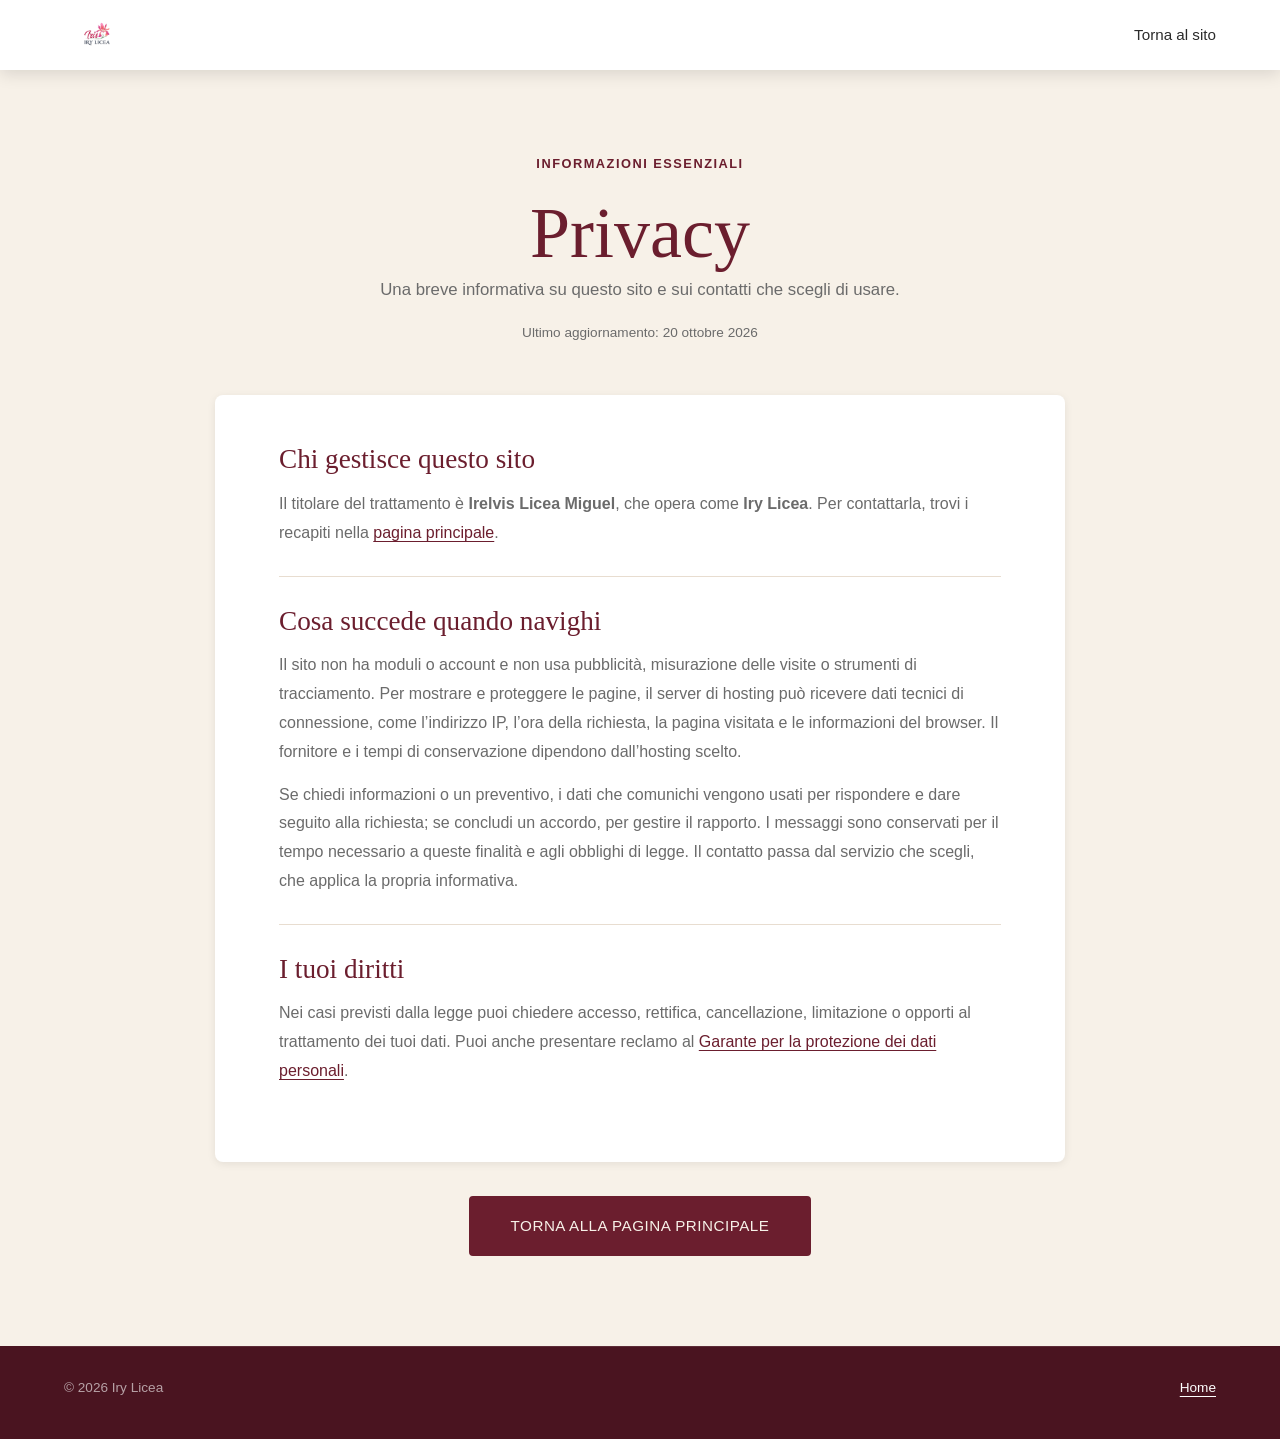
<file: privacy.html>
<!doctype html>
<html lang="it">
<head>
  <meta charset="utf-8">
  <meta name="viewport" content="width=device-width, initial-scale=1">
  <meta name="theme-color" content="#6B1E2E">
  <meta name="description" content="Informativa privacy essenziale del sito di Iry Licea.">
  <meta name="robots" content="noindex,follow">
  <link rel="canonical" href="https://iryeventplanner.it/privacy.html">
  <link rel="icon" type="image/png" sizes="512x512" href="images/icon-512.png">
  <link rel="stylesheet" href="assets/style.css">
  <title>Privacy | Iry Licea</title>
</head>
<body class="privacy-page">
  <a class="skip-link" href="#contenuto">Vai al contenuto</a>
  <nav class="navbar scrolled" aria-label="Navigazione principale">
    <div class="nav-container">
      <a href="index.html" class="logo" aria-label="Iry Licea, torna al sito">
        <img class="nav-logo" src="images/logo-iris-organizzatrice-eventi.png" alt="Iry Licea, organizzatrice di eventi" width="700" height="353">
      </a>
      <a class="nav-link" href="index.html">Torna al sito</a>
    </div>
  </nav>
  <main class="privacy-main" id="contenuto">
    <div class="container">
      <header class="section-header privacy-heading">
        <span class="section-badge">Informazioni essenziali</span>
        <h1>Privacy</h1>
        <p>Una breve informativa su questo sito e sui contatti che scegli di usare.</p>
        <p class="privacy-updated">Ultimo aggiornamento: 20 ottobre 2026</p>
      </header>
      <article class="privacy-content">
        <section>
          <h2>Chi gestisce questo sito</h2>
          <p>Il titolare del trattamento è <strong>Irelvis Licea Miguel</strong>, che opera come <strong>Iry Licea</strong>. Per contattarla, trovi i recapiti nella <a href="index.html#contact">pagina principale</a>.</p>
        </section>
        <section>
          <h2>Cosa succede quando navighi</h2>
          <p>Il sito non ha moduli o account e non usa pubblicità, misurazione delle visite o strumenti di tracciamento. Per mostrare e proteggere le pagine, il server di hosting può ricevere dati tecnici di connessione, come l’indirizzo IP, l’ora della richiesta, la pagina visitata e le informazioni del browser. Il fornitore e i tempi di conservazione dipendono dall’hosting scelto.</p>
          <p>Se chiedi informazioni o un preventivo, i dati che comunichi vengono usati per rispondere e dare seguito alla richiesta; se concludi un accordo, per gestire il rapporto. I messaggi sono conservati per il tempo necessario a queste finalità e agli obblighi di legge. Il contatto passa dal servizio che scegli, che applica la propria informativa.</p>
        </section>
        <section>
          <h2>I tuoi diritti</h2>
          <p>Nei casi previsti dalla legge puoi chiedere accesso, rettifica, cancellazione, limitazione o opporti al trattamento dei tuoi dati. Puoi anche presentare reclamo al <a href="https://www.garanteprivacy.it/" target="_blank" rel="noopener noreferrer">Garante per la protezione dei dati personali</a>.</p>
        </section>
      </article>
      <p class="privacy-back"><a class="btn btn-primary" href="index.html">Torna alla pagina principale</a></p>
    </div>
  </main>
  <footer class="footer privacy-footer"><div class="container footer-bottom"><span>&copy; 2026 Iry Licea</span><a href="index.html">Home</a></div></footer>
</body>
</html>
</file>
<file: assets/style.css>
/* ============================================
   WEDDING PLANNER WEBSITE
   Reset & Variables
   ============================================ */

:root {
    --primary-color: #6B1E2E;
    --secondary-color: #4A1420;
    --accent-color: #F7F1E8;
    --text-dark: #2B2B2B;
    --text-light: #6b6b6b;
    --bg-light: #F7F1E8;
    --bg-white: #ffffff;
    --border-color: #e8ddd0;
    
    --font-serif: Georgia, 'Times New Roman', serif;
    --font-sans: Arial, Helvetica, sans-serif;
    
    --transition-smooth: all 0.3s ease;
    --transition-fast: all 0.2s ease;
    
    --shadow-sm: 0 2px 8px rgba(0, 0, 0, 0.08);
    --shadow-md: 0 4px 16px rgba(0, 0, 0, 0.12);
    --shadow-lg: 0 8px 24px rgba(0, 0, 0, 0.15);
}

* {
    margin: 0;
    padding: 0;
    box-sizing: border-box;
}

html {
    scroll-behavior: smooth;
}

body {
    font-family: var(--font-sans);
    color: var(--text-dark);
    background-color: var(--bg-white);
    line-height: 1.6;
    overflow-x: hidden;
}

h1, h2, h3, h4, h5, h6 {
    font-family: var(--font-serif);
    font-weight: 500;
    line-height: 1.2;
}

a {
    color: inherit;
    text-decoration: none;
    transition: var(--transition-fast);
}

img {
    max-width: 100%;
    display: block;
    height: auto;
}

/* ============================================
   CONTAINER & UTILITIES
   ============================================ */

.container {
    max-width: 1200px;
    margin: 0 auto;
    padding: 0 24px;
}

/* ============================================
   BUTTONS
   ============================================ */

.btn {
    display: inline-block;
    padding: 16px 40px;
    border: none;
    border-radius: 4px;
    font-family: var(--font-sans);
    font-size: 0.95rem;
    font-weight: 500;
    letter-spacing: 0.5px;
    cursor: pointer;
    transition: var(--transition-smooth);
    text-transform: uppercase;
    text-align: center;
}

.btn-primary {
    background-color: var(--primary-color);
    color: var(--text-dark);
    border: 2px solid var(--primary-color);
}

.btn-primary:hover {
    background-color: transparent;
    color: var(--primary-color);
}

.btn-light {
    background-color: var(--bg-white);
    color: var(--text-dark);
    border: 2px solid var(--bg-white);
}

.btn-light:hover {
    background-color: var(--primary-color);
    color: var(--text-dark);
    border-color: var(--primary-color);
}

/* ============================================
   NAVIGATION
   ============================================ */

.navbar {
    position: fixed;
    top: 0;
    left: 0;
    right: 0;
    z-index: 1000;
    background: transparent;
    transition: var(--transition-smooth);
    padding: 20px 0;
}

.navbar.scrolled {
    background: var(--bg-white);
    box-shadow: var(--shadow-md);
    padding: 12px 0;
}

.nav-container {
    max-width: 1200px;
    margin: 0 auto;
    padding: 0 24px;
    display: flex;
    justify-content: space-between;
    align-items: center;
}

.logo {
    font-family: var(--font-serif);
    font-size: 1.8rem;
    font-weight: 600;
    color: var(--bg-white);
    transition: var(--transition-fast);
}

.navbar.scrolled .logo {
    color: var(--text-dark);
}

.nav-menu {
    display: flex;
    list-style: none;
    gap: 40px;
}

.nav-link {
    font-size: 0.95rem;
    color: var(--bg-white);
    font-weight: 400;
    position: relative;
    transition: var(--transition-fast);
}

.nav-link::after {
    content: '';
    position: absolute;
    bottom: -5px;
    left: 0;
    width: 0;
    height: 2px;
    background: var(--primary-color);
    transition: width 0.3s ease;
}

.nav-link:hover::after {
    width: 100%;
}

.navbar.scrolled .nav-link {
    color: var(--text-dark);
}

.nav-toggle {
    display: none;
    flex-direction: column;
    background: none;
    border: none;
    cursor: pointer;
    gap: 5px;
}

.nav-toggle span {
    width: 25px;
    height: 3px;
    background: var(--bg-white);
    border-radius: 2px;
    transition: var(--transition-fast);
}

.navbar.scrolled .nav-toggle span {
    background: var(--text-dark);
}

/* ============================================
   HERO SECTION
   ============================================ */

.hero {
    position: relative;
    min-height: 100vh;
    display: flex;
    flex-direction: column;
    justify-content: center;
    align-items: center;
    text-align: center;
    color: var(--bg-white);
    overflow: hidden;
    padding: 80px 24px;
}

.hero-background {
    position: absolute;
    inset: 0;
    background: linear-gradient(135deg, #4A1420 0%, #2B2B2B 100%);
    z-index: -2;
}

.hero-overlay {
    position: absolute;
    inset: 0;
    background: radial-gradient(circle at top right, rgba(107, 30, 46, 0.15) 0%, transparent 50%);
    z-index: -1;
}

.hero-content {
    position: relative;
    z-index: 1;
    max-width: 800px;
    animation: fadeInUp 1s ease 0.2s both;
}

.hero-badge {
    font-size: 0.85rem;
    letter-spacing: 1px;
    text-transform: uppercase;
    color: var(--primary-color);
    margin-bottom: 20px;
    font-weight: 500;
}

.hero-title {
    font-size: clamp(2.5rem, 6vw, 4.5rem);
    line-height: 1.1;
    margin-bottom: 24px;
    font-weight: 600;
}

.hero-subtitle {
    font-size: 1.2rem;
    color: rgba(255, 255, 255, 0.9);
    margin-bottom: 40px;
    font-weight: 300;
    line-height: 1.6;
}

.hero .btn {
    margin-top: 20px;
}

.scroll-indicator {
    position: absolute;
    bottom: 40px;
    left: 50%;
    transform: translateX(-50%);
    display: flex;
    flex-direction: column;
    align-items: center;
    gap: 12px;
    color: rgba(255, 255, 255, 0.7);
    font-size: 0.8rem;
    text-transform: uppercase;
    letter-spacing: 1px;
    animation: bounce 2s infinite;
}

.scroll-dot {
    width: 8px;
    height: 8px;
    background: var(--primary-color);
    border-radius: 50%;
    animation: floating 1.5s ease-in-out infinite;
}

/* ============================================
   ABOUT SECTION
   ============================================ */

.about {
    padding: 100px 0;
    background: var(--bg-white);
}

.about-grid {
    display: grid;
    grid-template-columns: 1fr 1fr;
    gap: 60px;
    align-items: center;
    margin-top: 60px;
}

.about-image {
    position: relative;
    aspect-ratio: 3/4;
    overflow: hidden;
    border-radius: 8px;
    box-shadow: var(--shadow-lg);
}

.about-image img {
    width: 100%;
    height: 100%;
    object-fit: cover;
}

.about-image::before {
    content: '';
    position: absolute;
    inset: 0;
    background: linear-gradient(135deg, rgba(107, 30, 46, 0.1) 0%, transparent 100%);
    z-index: 1;
}

.about-content h3 {
    font-size: 2.5rem;
    margin-bottom: 24px;
    color: var(--text-dark);
}

.about-content p {
    margin-bottom: 20px;
    color: var(--text-light);
    line-height: 1.8;
}

.about-stats {
    display: grid;
    grid-template-columns: repeat(3, 1fr);
    gap: 30px;
    margin-top: 50px;
    padding-top: 30px;
    border-top: 1px solid var(--border-color);
}

.stat {
    text-align: center;
}

.stat-number {
    display: block;
    font-size: 2rem;
    font-weight: 600;
    color: var(--primary-color);
    margin-bottom: 8px;
}

.stat-label {
    display: block;
    font-size: 0.9rem;
    color: var(--text-light);
    text-transform: uppercase;
    letter-spacing: 0.5px;
}

/* ============================================
   SECTION HEADERS
   ============================================ */

.section-header {
    text-align: center;
    margin-bottom: 60px;
}

.section-badge {
    display: inline-block;
    font-size: 0.8rem;
    text-transform: uppercase;
    letter-spacing: 1.5px;
    color: var(--primary-color);
    margin-bottom: 16px;
    font-weight: 600;
}

.section-header h2 {
    font-size: clamp(2rem, 5vw, 3.5rem);
    margin-bottom: 16px;
}

.section-header p {
    font-size: 1.05rem;
    color: var(--text-light);
    max-width: 600px;
    margin: 0 auto;
}

/* ============================================
   SERVICES SECTION
   ============================================ */

.services {
    padding: 100px 0;
    background: var(--bg-light);
}

.services-grid {
    display: grid;
    grid-template-columns: repeat(auto-fit, minmax(320px, 1fr));
    gap: 40px;
    margin-top: 60px;
}

.service-card {
    background: var(--bg-white);
    padding: 40px;
    border-radius: 8px;
    box-shadow: var(--shadow-sm);
    transition: var(--transition-smooth);
    text-align: center;
}

.service-card:hover {
    transform: translateY(-8px);
    box-shadow: var(--shadow-lg);
}

.service-icon {
    font-size: 3rem;
    margin-bottom: 20px;
    display: block;
}

.service-card h4 {
    font-size: 1.4rem;
    margin-bottom: 16px;
    color: var(--text-dark);
}

.service-card p {
    color: var(--text-light);
    line-height: 1.7;
}

/* ============================================
   PORTFOLIO SECTION
   ============================================ */

.portfolio {
    padding: 100px 0;
    background: var(--bg-white);
}

.portfolio-grid {
    display: grid;
    grid-template-columns: repeat(auto-fit, minmax(300px, 1fr));
    gap: 30px;
    margin-top: 60px;
}

.portfolio-item {
    position: relative;
    aspect-ratio: 4/3;
    overflow: hidden;
    border-radius: 8px;
    cursor: pointer;
    box-shadow: var(--shadow-md);
}

.portfolio-item img {
    width: 100%;
    height: 100%;
    object-fit: cover;
    transition: transform 0.5s ease;
}

.portfolio-overlay {
    position: absolute;
    inset: 0;
    background: linear-gradient(135deg, rgba(45, 45, 45, 0.8) 0%, rgba(26, 26, 26, 0.9) 100%);
    display: flex;
    flex-direction: column;
    justify-content: flex-end;
    padding: 30px;
    color: var(--bg-white);
    opacity: 0;
    transition: opacity 0.3s ease;
    z-index: 2;
}

.portfolio-item:hover img {
    transform: scale(1.05);
}

.portfolio-item:hover .portfolio-overlay {
    opacity: 1;
}

.portfolio-overlay h4 {
    font-size: 1.4rem;
    margin-bottom: 8px;
}

.portfolio-overlay p {
    font-size: 0.9rem;
    opacity: 0.9;
}

/* ============================================
   TESTIMONIALS SECTION
   ============================================ */

.testimonials {
    padding: 100px 0;
    background: linear-gradient(135deg, #F7F1E8 0%, #F7F1E8 100%);
}

.testimonials-grid {
    display: grid;
    grid-template-columns: repeat(auto-fit, minmax(320px, 1fr));
    gap: 40px;
    margin-top: 60px;
}

.testimonial-card {
    background: var(--bg-white);
    padding: 40px;
    border-radius: 8px;
    box-shadow: var(--shadow-sm);
    border-top: 4px solid var(--primary-color);
    transition: var(--transition-smooth);
}

.testimonial-card:hover {
    transform: translateY(-6px);
    box-shadow: var(--shadow-lg);
}

.stars {
    font-size: 1.1rem;
    margin-bottom: 16px;
    display: block;
}

.testimonial-text {
    font-size: 1rem;
    color: var(--text-dark);
    margin-bottom: 24px;
    line-height: 1.8;
    font-style: italic;
}

.testimonial-author {
    border-top: 1px solid var(--border-color);
    padding-top: 20px;
}

.testimonial-author strong {
    display: block;
    color: var(--text-dark);
    margin-bottom: 4px;
}

.testimonial-author span {
    display: block;
    font-size: 0.85rem;
    color: var(--primary-color);
    text-transform: uppercase;
    letter-spacing: 0.5px;
}

/* ============================================
   CTA SECTION
   ============================================ */

.cta-section {
    padding: 100px 0;
    background: linear-gradient(135deg, #4A1420 0%, #2B2B2B 100%);
    color: var(--bg-white);
    text-align: center;
}

.cta-section h2 {
    font-size: clamp(2rem, 5vw, 3.5rem);
    margin-bottom: 16px;
}

.cta-section p {
    font-size: 1.1rem;
    margin-bottom: 40px;
    opacity: 0.9;
}

/* ============================================
   FOOTER
   ============================================ */

.footer {
    background: var(--secondary-color);
    color: var(--bg-white);
    padding: 80px 0 40px;
}

.footer-grid {
    display: grid;
    grid-template-columns: repeat(auto-fit, minmax(250px, 1fr));
    gap: 50px;
    margin-bottom: 50px;
}

.footer-col h4 {
    font-size: 1.1rem;
    margin-bottom: 20px;
    color: var(--primary-color);
}

.footer-col {
    display: flex;
    flex-direction: column;
    gap: 12px;
}

.footer-col a, .footer-col span {
    font-size: 0.95rem;
    color: rgba(255, 255, 255, 0.8);
    transition: var(--transition-fast);
    line-height: 1.6;
}

.footer-col a:hover {
    color: var(--primary-color);
}

.footer-bottom {
    border-top: 1px solid rgba(255, 255, 255, 0.1);
    padding-top: 30px;
    display: flex;
    justify-content: space-between;
    align-items: center;
    font-size: 0.85rem;
    color: rgba(255, 255, 255, 0.6);
}

/* ============================================
   ANIMATIONS
   ============================================ */

@keyframes fadeInUp {
    from {
        opacity: 0;
        transform: translateY(30px);
    }
    to {
        opacity: 1;
        transform: translateY(0);
    }
}

@keyframes bounce {
    0%, 100% {
        opacity: 1;
    }
    50% {
        opacity: 0.6;
    }
}

@keyframes floating {
    0%, 100% {
        transform: translateY(0);
    }
    50% {
        transform: translateY(-10px);
    }
}

@keyframes slideInLeft {
    from {
        opacity: 0;
        transform: translateX(-40px);
    }
    to {
        opacity: 1;
        transform: translateX(0);
    }
}

@keyframes slideInRight {
    from {
        opacity: 0;
        transform: translateX(40px);
    }
    to {
        opacity: 1;
        transform: translateX(0);
    }
}

.reveal {
    animation: fadeInUp 0.8s ease both;
}

/* ============================================
   RESPONSIVE
   ============================================ */

@media (max-width: 768px) {
    .nav-menu {
        display: none;
        flex-direction: column;
        position: absolute;
        top: 100%;
        left: 0;
        right: 0;
        background: var(--bg-white);
        padding: 20px;
        gap: 15px;
        box-shadow: var(--shadow-md);
    }

    .nav-menu.active {
        display: flex;
    }

    .nav-toggle {
        display: flex;
    }

    .about-grid {
        grid-template-columns: 1fr;
        gap: 40px;
    }

    .about-stats {
        grid-template-columns: 1fr;
        gap: 20px;
    }

    .services-grid,
    .testimonials-grid {
        grid-template-columns: 1fr;
    }

    .portfolio-grid {
        grid-template-columns: repeat(2, 1fr);
        gap: 20px;
    }

    .footer-grid {
        grid-template-columns: 1fr;
        gap: 30px;
    }

    .footer-bottom {
        flex-direction: column;
        gap: 16px;
        text-align: center;
    }

    .hero {
        padding: 100px 24px;
    }

    .about,
    .services,
    .portfolio,
    .testimonials {
        padding: 60px 0;
    }

    .cta-section {
        padding: 60px 0;
    }
}

@media (max-width: 480px) {
    .hero-title {
        font-size: 1.8rem;
    }

    .hero-subtitle {
        font-size: 1rem;
    }

    .btn {
        padding: 12px 30px;
        font-size: 0.85rem;
    }

    .portfolio-grid {
        grid-template-columns: 1fr;
    }

    .section-header h2 {
        font-size: 1.8rem;
    }
}

/* Override: testo bianco sui pulsanti bordeaux */
.btn-primary {
    color: #F7F1E8;
}
.btn-primary:hover {
    background-color: transparent;
    color: var(--primary-color);
}

/* ============================================
   AGGIUNTE: bollino, servizi, WhatsApp, recensioni
   ============================================ */

.badge-matrimonio {
    margin-top: 40px;
    display: flex;
    justify-content: center;
}

.badge-matrimonio img {
    width: min(260px, 70vw);
    height: auto;
    filter: drop-shadow(0 6px 18px rgba(0, 0, 0, 0.35));
    transition: transform 0.3s ease;
}

.badge-matrimonio img:hover {
    transform: scale(1.04);
}

.full-services {
    margin-top: 80px;
    text-align: center;
}

.full-services h3 {
    font-size: 2rem;
    margin-bottom: 12px;
    color: var(--primary-color);
}

.full-services > p {
    color: var(--text-light);
    margin-bottom: 30px;
}

.services-list {
    list-style: none;
    display: grid;
    grid-template-columns: repeat(auto-fit, minmax(240px, 1fr));
    gap: 14px 30px;
    max-width: 900px;
    margin: 0 auto;
    text-align: left;
}

.services-list li {
    padding: 14px 18px;
    background: var(--bg-white);
    border-left: 3px solid var(--primary-color);
    border-radius: 4px;
    box-shadow: var(--shadow-sm);
}

.reviews-cta {
    text-align: center;
    margin-top: 50px;
}

.whatsapp-float {
    position: fixed;
    right: 24px;
    bottom: 24px;
    width: 60px;
    height: 60px;
    border-radius: 50%;
    background: #25D366;
    color: #fff;
    display: flex;
    align-items: center;
    justify-content: center;
    box-shadow: 0 6px 18px rgba(0, 0, 0, 0.25);
    z-index: 999;
    transition: transform 0.3s ease;
}

.whatsapp-float:hover {
    transform: scale(1.08);
}

@media (max-width: 768px) {
    .whatsapp-float {
        right: 16px;
        bottom: 16px;
        width: 54px;
        height: 54px;
    }
}


/* ============================================
   MOBILE / SAFARI iPHONE / FIREFOX
   ============================================ */

html {
    -webkit-text-size-adjust: 100%;
    text-size-adjust: 100%;
}

body {
    -webkit-font-smoothing: antialiased;
    -moz-osx-font-smoothing: grayscale;
}

/* Safari iOS: 100vh include la barra del browser, usa 100svh quando esiste */
.hero {
    min-height: 100vh;
    min-height: 100svh;
}

/* Tap target di almeno 44px */
.nav-link,
.btn,
.footer-col a,
.badge-matrimonio a {
    min-height: 44px;
    display: inline-flex;
    align-items: center;
}

.btn {
    -webkit-tap-highlight-color: transparent;
}

/* WhatsApp sopra la barra home di iPhone */
.whatsapp-float {
    bottom: calc(24px + env(safe-area-inset-bottom, 0px));
    right: calc(24px + env(safe-area-inset-right, 0px));
}

@media (max-width: 768px) {
    .whatsapp-float {
        bottom: calc(16px + env(safe-area-inset-bottom, 0px));
        right: calc(16px + env(safe-area-inset-right, 0px));
    }

    /* Menu mobile: testo scuro sul fondo bianco */
    .nav-menu {
        top: 100%;
        max-height: calc(100vh - 70px);
        overflow-y: auto;
        -webkit-overflow-scrolling: touch;
    }

    .nav-menu .nav-link {
        color: var(--text-dark);
        font-size: 1.05rem;
        width: 100%;
    }

    .nav-menu li {
        border-bottom: 1px solid var(--border-color);
    }

    .nav-menu li:last-child {
        border-bottom: none;
    }

    .navbar {
        padding: 14px 0;
    }

    .navbar.scrolled {
        padding: 10px 0;
    }

    .logo {
        font-size: 1.5rem;
    }

    .hero-title {
        font-size: 2.2rem;
    }

    .hero-subtitle {
        font-size: 1rem;
    }

    .section-header h2 {
        font-size: 1.9rem;
    }

    .about-stats {
        grid-template-columns: repeat(3, 1fr);
        gap: 12px;
    }

    .stat-number {
        font-size: 1.6rem;
    }

    .stat-label {
        font-size: 0.72rem;
    }

    .portfolio-grid {
        grid-template-columns: 1fr;
    }

    .portfolio-overlay {
        opacity: 1;
        background: linear-gradient(180deg, transparent 40%, rgba(74, 20, 32, 0.85) 100%);
    }

    .service-card,
    .testimonial-card {
        padding: 28px 22px;
    }

    .services-list {
        grid-template-columns: 1fr;
    }

    .cta-section .btn-light {
        width: 100%;
        max-width: 320px;
        justify-content: center;
    }
}

/* Rispetta chi ha disattivato le animazioni */
@media (prefers-reduced-motion: reduce) {
    *,
    *::before,
    *::after {
        animation-duration: 0.01ms !important;
        animation-iteration-count: 1 !important;
        transition-duration: 0.01ms !important;
        scroll-behavior: auto !important;
    }
}

/* Logo */
.hero-logo {
    width: min(300px, 70vw);
    height: auto;
    margin: 0 auto 28px;
    background: #fff;
    padding: 14px 18px;
    border-radius: 10px;
    box-shadow: 0 6px 22px rgba(0, 0, 0, 0.3);
}

.footer-logo {
    width: 180px;
    height: auto;
    background: #fff;
    padding: 10px 12px;
    border-radius: 8px;
    margin-bottom: 14px;
}

/* Hero con foto di matrimonio */
.hero-photo {
    background: #2a0c13 url("../images/hero-confettata-matrimonio.jpg") center center / cover no-repeat;
}

.hero-photo + .hero-overlay,
.hero-background.hero-photo .hero-overlay {
    background: linear-gradient(180deg, rgba(74, 20, 32, 0.55) 0%, rgba(20, 6, 10, 0.78) 100%);
}

.hero .hero-title,
.hero .hero-subtitle,
.hero .hero-badge {
    text-shadow: 0 2px 14px rgba(0, 0, 0, 0.55);
}

@media (max-width: 768px) {
    .hero-photo {
        background-position: 68% center;
    }
}

/* ============================================
   V3: hero pulito in alto, logo nav, storie scorrevoli
   ============================================ */

.hero {
    justify-content: flex-start;
    padding-top: 170px;
}

.hero-content {
    max-width: 760px;
}

.hero .hero-title {
    font-size: clamp(2.2rem, 5.5vw, 4rem);
}

.nav-logo {
    height: 58px;
    width: auto;
    background: #fff;
    padding: 6px 10px;
    border-radius: 8px;
    box-shadow: 0 4px 14px rgba(0, 0, 0, 0.25);
}

.navbar.scrolled .nav-logo {
    height: 46px;
    box-shadow: none;
}

.angoli-block {
    margin-top: 90px;
}

.angoli-block .section-header {
    margin-bottom: 40px;
}

/* Storie scorrevoli */
.storie {
    padding: 90px 0;
    background: var(--bg-light);
    overflow: hidden;
}

.marquee {
    overflow: hidden;
    width: 100%;
}

.marquee-track {
    display: flex;
    gap: 24px;
    width: max-content;
    padding: 10px 0;
    animation: marquee 60s linear infinite;
}

.marquee:hover .marquee-track,
.marquee:focus-within .marquee-track {
    animation-play-state: paused;
}

.marquee-item {
    flex: 0 0 auto;
    width: 300px;
    margin: 0;
    text-align: center;
}

.marquee-item img {
    width: 300px;
    height: 380px;
    object-fit: cover;
    border-radius: 10px;
    box-shadow: var(--shadow-md);
}

.marquee-item figcaption {
    margin-top: 14px;
    font-family: var(--font-serif);
    font-size: 1.15rem;
    color: var(--primary-color);
}

@keyframes marquee {
    from { transform: translateX(0); }
    to   { transform: translateX(-50%); }
}

.badge-matrimonio {
    margin: 10px 0 50px;
}

@media (max-width: 768px) {
    .hero {
        padding-top: 130px;
    }

    .nav-logo {
        height: 44px;
    }

    .marquee-item {
        width: 230px;
    }

    .marquee-item img {
        width: 230px;
        height: 290px;
    }

    .angoli-block {
        margin-top: 60px;
    }
}

@media (prefers-reduced-motion: reduce) {
    .marquee-track {
        animation: none;
    }
    .marquee {
        overflow-x: auto;
    }
}

/* Layout helpers for the expanded events and corners content */
.skip-link { position: fixed; z-index: 2000; left: 16px; top: 12px; padding: 12px 18px; background: #fff; color: var(--secondary-color); border: 2px solid var(--primary-color); border-radius: 4px; transform: translateY(-160%); }
.skip-link:focus { transform: translateY(0); }
:focus-visible { outline: 3px solid #b66d48; outline-offset: 3px; }
section[id] { scroll-margin-top: 96px; }
.navbar { z-index: 1000; }
.nav-toggle { min-width: 44px; min-height: 44px; }
.nav-link { min-height: 44px; display: inline-flex; align-items: center; }
.hero { min-height: min(790px, 100svh); }
.hero-intro { color: #fff; max-width: 690px; margin: 0 auto 30px; font-size: 1.08rem; line-height: 1.8; text-shadow: 0 2px 14px rgba(0,0,0,.55); }
.hero .btn-primary { color: #fff; }
.event-types { background: #fff; }
.event-types .services-grid { margin-top: 42px; }
.service-card h3 { font-family: var(--font-serif); font-size: 1.45rem; font-weight: 500; margin-bottom: 16px; color: var(--text-dark); }
.journey-block { margin-top: 82px; padding-top: 68px; border-top: 1px solid var(--border-color); }
.journey-heading { margin-bottom: 34px; }
.journey-heading h3 { color: var(--primary-color); font-size: clamp(2rem, 4vw, 3rem); font-weight: 500; }
.journey-grid { display: grid; grid-template-columns: repeat(4, 1fr); gap: 22px; padding: 0; list-style: none; }
.journey-step { padding: 28px 24px; background: #fff; border-top: 3px solid var(--primary-color); box-shadow: var(--shadow-sm); }
.journey-step > span { color: var(--primary-color); font-size: .8rem; font-weight: 700; letter-spacing: .12em; }
.journey-step h4 { margin: 13px 0 10px; font-size: 1.25rem; }
.journey-step p { color: var(--text-light); line-height: 1.7; font-size: .95rem; }
.angoli-section { background: #fff; }
.corner-grid { display: grid; grid-template-columns: repeat(2, minmax(0,1fr)); gap: 28px; margin-top: 44px; }
.corner-card { padding: 32px; border-radius: 8px; background: var(--bg-light); box-shadow: var(--shadow-sm); }
.corner-title { display: flex; align-items: center; gap: 16px; margin-bottom: 20px; }
.corner-title > span { display: grid; place-items: center; flex: 0 0 50px; width: 50px; height: 50px; border-radius: 50%; background: #fff; color: var(--primary-color); font-family: var(--font-serif); font-size: 1.7rem; }
.corner-title .section-badge { display: block; margin: 0 0 4px; text-align: left; font-size: .67rem; }
.corner-title h3 { font-size: 1.65rem; }
.corner-card ul { display: grid; grid-template-columns: 1fr; gap: 11px; padding: 0; list-style: none; }
.corner-card li { position: relative; padding-left: 19px; color: #514a46; line-height: 1.55; font-size: .95rem; }
.corner-card li::before { content: "•"; position: absolute; left: 0; color: var(--primary-color); font-size: 1.2rem; line-height: 1.1; }
.availability-note { max-width: 900px; margin: 32px auto 0; color: var(--text-light); font-size: .92rem; line-height: 1.7; text-align: center; }
.availability-note span { color: var(--primary-color); margin-right: 6px; }
.reviews-cta { margin-top: 30px; }
.footer-bottom a { color: #fff; text-decoration: underline; text-underline-offset: 4px; }
.footer-bottom a:hover { color: #ead2bc; }
@media (max-width: 900px) { .journey-grid { grid-template-columns: repeat(2, 1fr); } }
@media (max-width: 768px) { .corner-grid { grid-template-columns: 1fr; } .journey-block { margin-top: 56px; padding-top: 48px; } .hero-intro { font-size: 1rem; } }
@media (max-width: 480px) { .journey-grid { grid-template-columns: 1fr; } .corner-card { padding: 25px 22px; } }
@media (prefers-reduced-motion: reduce) { .marquee-track { animation: none; } .marquee { overflow-x: auto; } }
.privacy-main { min-height: 75vh; padding: 150px 0 90px; background: var(--bg-light); }
.privacy-heading { margin-bottom: 52px; }
.privacy-heading h1 { font-size: clamp(2.8rem, 6vw, 4.5rem); color: var(--primary-color); }
.privacy-updated { margin-top: 18px !important; font-size: .85rem !important; }
.privacy-content { max-width: 850px; margin: 0 auto; padding: 48px clamp(22px, 5vw, 64px); background: #fff; border-radius: 8px; box-shadow: var(--shadow-sm); }
.privacy-content section { padding: 0 0 28px; margin: 0 0 28px; border-bottom: 1px solid var(--border-color); }
.privacy-content section:last-child { margin-bottom: 0; border-bottom: 0; }
.privacy-content h2 { margin-bottom: 14px; color: var(--primary-color); font-size: 1.7rem; }
.privacy-content p, .privacy-content li { color: var(--text-light); line-height: 1.8; }
.privacy-content p + p { margin-top: 14px; }
.privacy-content ul { display: grid; gap: 14px; margin: 0; padding-left: 22px; }
.privacy-content a { color: var(--primary-color); text-decoration: underline; text-underline-offset: 3px; }
.privacy-back { margin-top: 34px; text-align: center; }
.privacy-footer { padding-top: 0; }
@media (max-width: 768px) { .privacy-main { padding: 125px 0 65px; } .privacy-content { padding: 30px 22px; } }
</file>
<file: assets/site-enhancements.css>
/* Language toggle and connected homepage additions. Original style.css is unchanged. */
.nav-actions { display: flex; align-items: center; gap: 12px; }
.language-switch { display: inline-flex; align-items: center; gap: 2px; flex: 0 0 auto; padding: 3px; border: 1px solid rgba(255,255,255,.8); border-radius: 999px; background: rgba(255,255,255,.96); box-shadow: 0 2px 8px rgba(0,0,0,.1); }
.language-option { font-family: inherit; border: 0; cursor: pointer; display: inline-flex; align-items: center; justify-content: center; min-height: 32px; padding: 0 11px; border-radius: 999px; color: var(--text-dark); font-size: .76rem; font-weight: 700; letter-spacing: .03em; line-height: 1; text-decoration: none; white-space: nowrap; transition: var(--transition-fast); }
.language-option[aria-pressed="true"] { color: #fff; background: var(--primary-color); }
.language-option[aria-pressed="false"]:hover { color: var(--primary-color); background: rgba(107,30,46,.09); }
.language-short { display: none; }
.home-faq { padding: 80px 0; background: var(--bg-light); }
.home-faq .section-header { max-width: 800px; margin: 0 auto 28px; }
.home-faq .faq-list { max-width: 900px; margin: 0 auto; }
.home-faq .faq-list details { padding: 19px 0; border-bottom: 1px solid var(--border-color); }
.home-faq .faq-list summary { cursor: pointer; font-family: var(--font-serif); font-size: 1.2rem; color: var(--secondary-color); }
.home-faq .faq-list p { max-width: 780px; margin-top: 11px; color: var(--text-light); line-height: 1.8; }
@media (max-width: 768px) { .nav-container { gap: 10px; } .nav-actions { gap: 8px; } .language-full { display: none; } .language-short { display: inline; } .language-option { min-width: 36px; padding: 0 9px; } .home-faq { padding: 60px 0; } }
@media (max-width: 380px) { .nav-logo { max-width: 116px; } .nav-actions { gap: 6px; } .language-option { min-width: 32px; padding: 0 7px; } }

.multicultural-section .section-header { max-width: 850px; margin-left: auto; margin-right: auto; }

.related-links { font-size: .95rem; } .related-links a, .sub-related a:not(.btn) { color: var(--primary-color); text-decoration: underline; }
.sub-related { max-width: 900px; margin: 0 auto; padding: 40px 20px 0; } .sub-related ul { margin: 14px 0 0 20px; line-height: 2; }
.privacy-content section { margin-bottom: 28px; }
</file>
